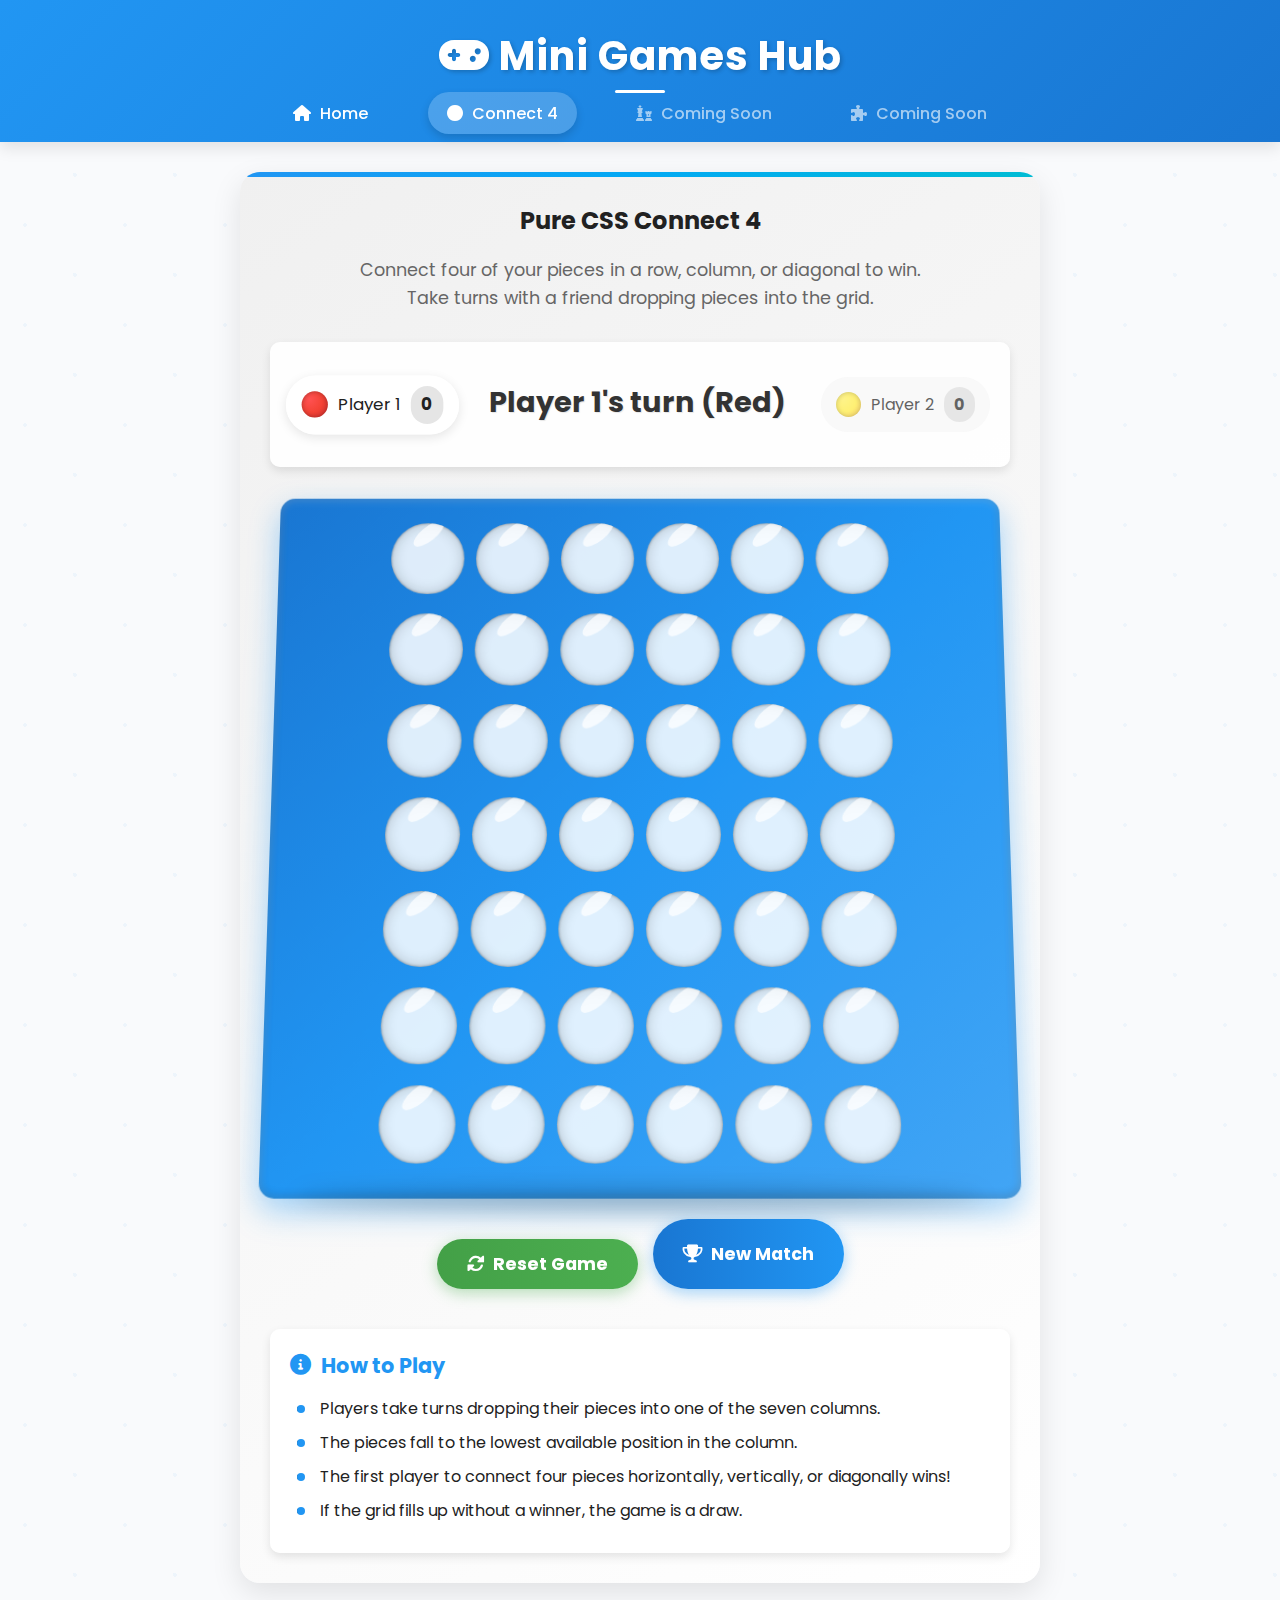
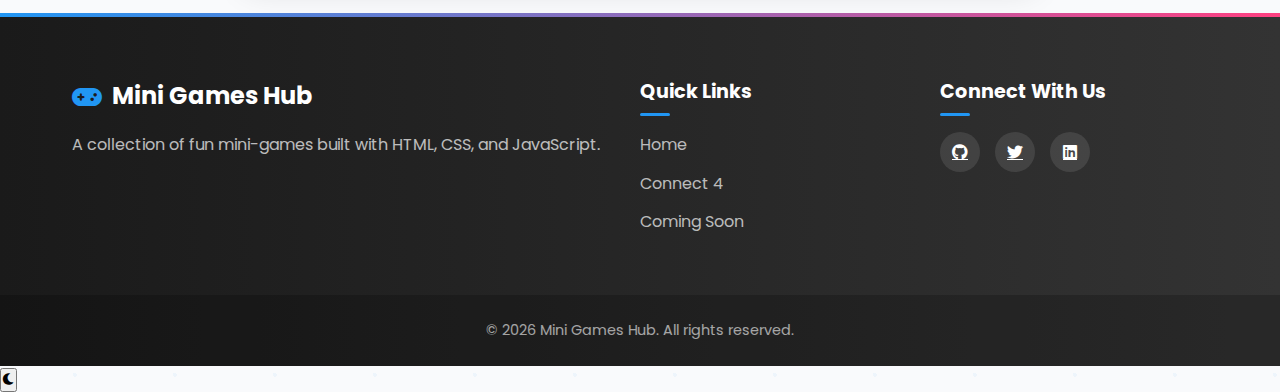
<file: games/connect4.html>
<!DOCTYPE html>
<html lang="en">
<head>
    <meta charset="UTF-8">
    <meta name="viewport" content="width=device-width, initial-scale=1.0">
    <title>Connect 4 | Mini Games Hub</title>
    <link rel="stylesheet" href="https://cdnjs.cloudflare.com/ajax/libs/font-awesome/6.0.0/css/all.min.css">
    <link rel="stylesheet" href="../styles/main.css">
    <link rel="stylesheet" href="../styles/connect4.css">
    <link rel="icon" type="image/png" href="../assets/favicon.png">
    <meta name="description" content="Play the classic Connect 4 game built with pure HTML, CSS and JavaScript">
</head>
<body>
    <div class="preloader">
        <div class="preloader-spinner"></div>
    </div>

    <header>
        <h1><i class="fas fa-gamepad"></i> Mini Games Hub</h1>
        <nav>
            <ul>
                <li><a href="../index.html"><i class="fas fa-home"></i> Home</a></li>
                <li><a href="connect4.html" class="active"><i class="fas fa-circle"></i> Connect 4</a></li>
                <!-- Add more game links as you create them -->
                <li><a href="#" class="disabled"><i class="fas fa-chess"></i> Coming Soon</a></li>
                <li><a href="#" class="disabled"><i class="fas fa-puzzle-piece"></i> Coming Soon</a></li>
            </ul>
        </nav>
    </header>

    <main>
        <div class="game-container">
            <h2>Pure CSS Connect 4</h2>
            <p class="game-description">Connect four of your pieces in a row, column, or diagonal to win. Take turns with a friend dropping pieces into the grid.</p>
            
            <div class="scoreboard">
                <div class="player player-1 active">
                    <div class="player-color"></div>
                    <span>Player 1</span>
                    <div class="score">0</div>
                </div>
                <div id="game-status">Player 1's turn (Red)</div>
                <div class="player player-2">
                    <div class="player-color"></div>
                    <span>Player 2</span>
                    <div class="score">0</div>
                </div>
            </div>
            
            <div class="connect4-board-container">
                <div class="connect4-board">
                    <!-- Game board will be generated by JavaScript -->
                </div>
            </div>

            <div class="game-controls">
                <button id="reset-game"><i class="fas fa-sync-alt"></i> Reset Game</button>
                <button id="new-match"><i class="fas fa-trophy"></i> New Match</button>
            </div>
            
            <div class="game-instructions">
                <h3><i class="fas fa-info-circle"></i> How to Play</h3>
                <ul>
                    <li>Players take turns dropping their pieces into one of the seven columns.</li>
                    <li>The pieces fall to the lowest available position in the column.</li>
                    <li>The first player to connect four pieces horizontally, vertically, or diagonally wins!</li>
                    <li>If the grid fills up without a winner, the game is a draw.</li>
                </ul>
            </div>
        </div>
    </main>

    <footer>
        <div class="footer-content">
            <div class="footer-logo">
                <h3><i class="fas fa-gamepad"></i> Mini Games Hub</h3>
                <p>A collection of fun mini-games built with HTML, CSS, and JavaScript.</p>
            </div>
            <div class="footer-links">
                <h4>Quick Links</h4>
                <ul>
                    <li><a href="../index.html">Home</a></li>
                    <li><a href="connect4.html">Connect 4</a></li>
                    <li><a href="#">Coming Soon</a></li>
                </ul>
            </div>
            <div class="footer-social">
                <h4>Connect With Us</h4>
                <div class="social-icons">
                    <a href="#" aria-label="GitHub"><i class="fab fa-github"></i></a>
                    <a href="#" aria-label="Twitter"><i class="fab fa-twitter"></i></a>
                    <a href="#" aria-label="LinkedIn"><i class="fab fa-linkedin"></i></a>
                </div>
            </div>
        </div>
        <div class="footer-bottom">
            <p>&copy; 2025 Mini Games Hub. All rights reserved.</p>
        </div>
    </footer>

    <button id="scroll-top" class="scroll-top" aria-label="Scroll to top">
        <i class="fas fa-chevron-up"></i>
    </button>

    <script src="../scripts/main.js"></script>
    <script src="../scripts/connect4.js"></script>
</body>
</html>
</file>
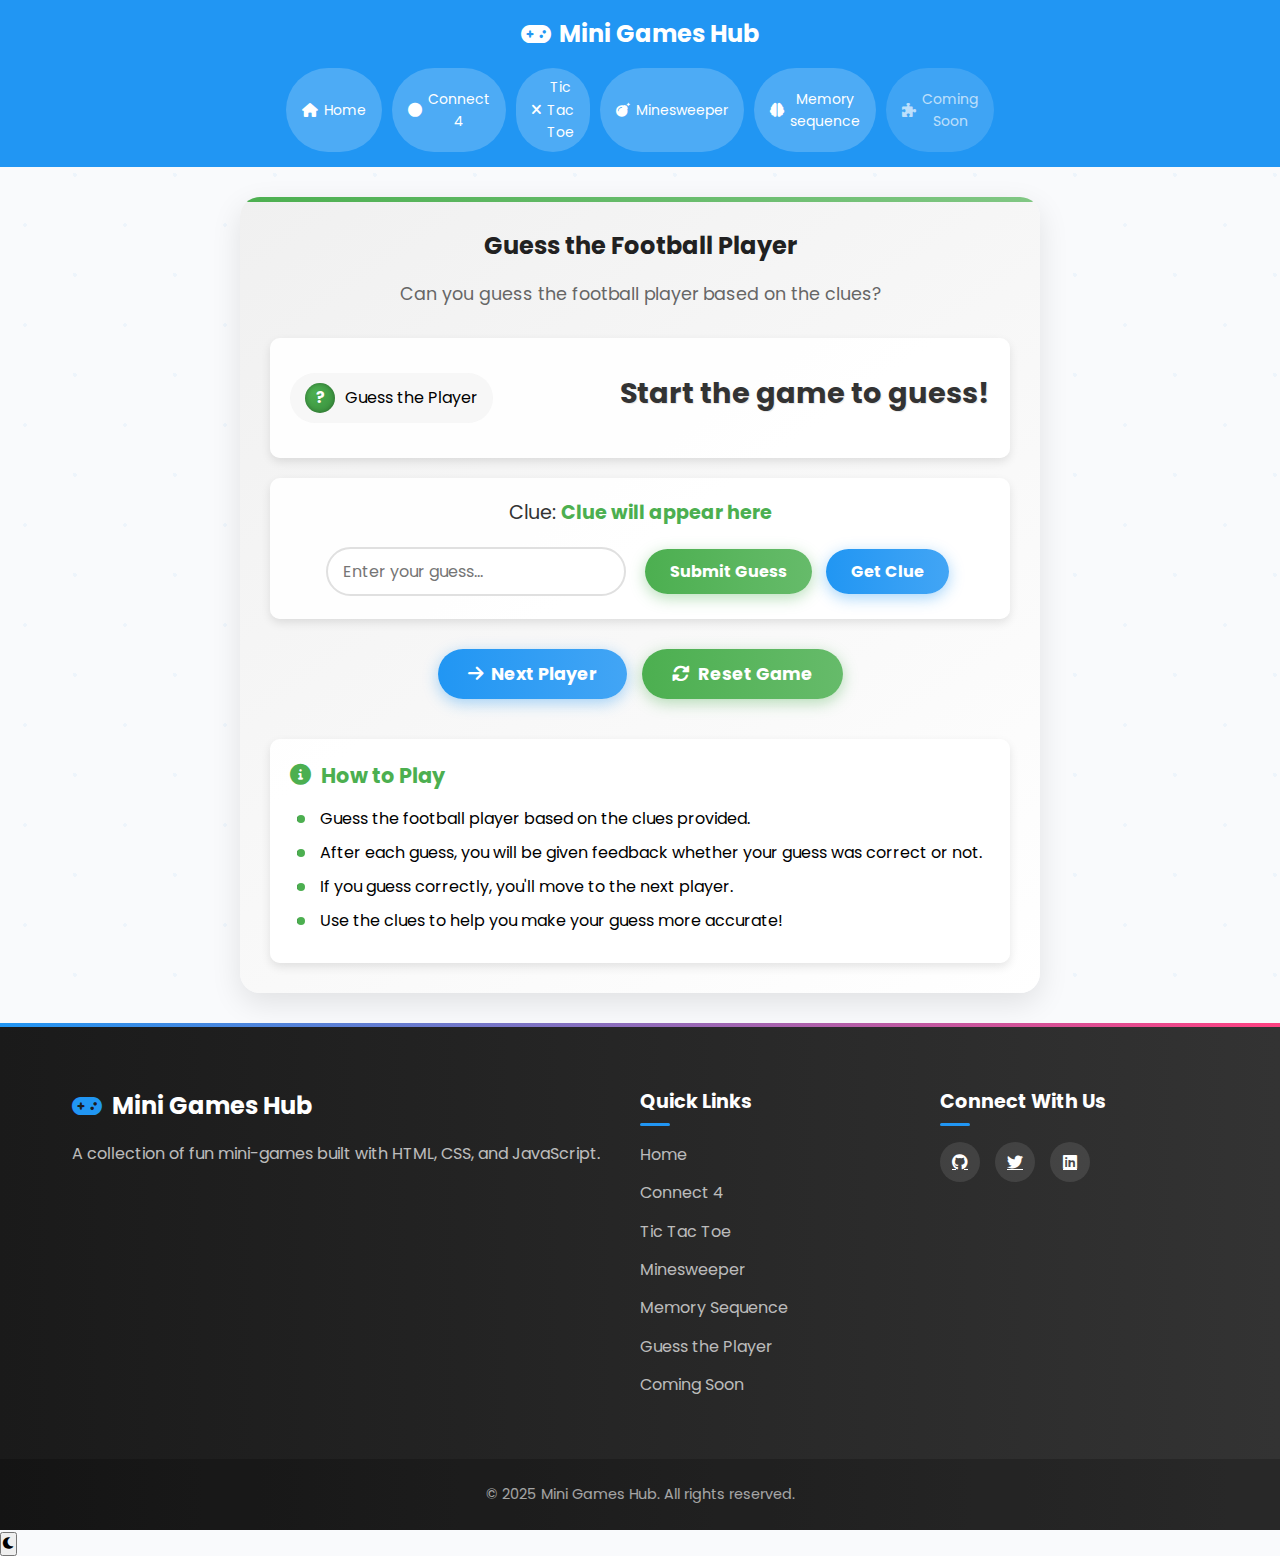
<file: games/guessthefootballplayer.html>
<!DOCTYPE html>
<html lang="en">
<head>
    <meta charset="UTF-8" />
    <meta name="viewport" content="width=device-width, initial-scale=1" />
    <title>Guess the Football Player | Mini Games Hub</title>
    <link
      rel="stylesheet"
      href="https://cdnjs.cloudflare.com/ajax/libs/font-awesome/6.0.0/css/all.min.css"
    />
    <link rel="stylesheet" href="../styles/main.css" />
    <link rel="stylesheet" href="../styles/nav.css" />
    <link rel="stylesheet" href="../styles/guessthefootballplayer.css" />
    <link rel="icon" type="image/png" href="../assets/favicon.png" />
    <script src="../scripts/includes.js"></script>
    <meta
      name="description"
      content="Guess the football player based on clues and hints provided."
    />
</head>
<body>
    <div class="preloader">
        <div class="preloader-spinner"></div>
    </div>

        <!-- NAVBAR -->
    <div id="navbar-container"></div>

    <main>
        <div class="game-container">
            <h2>Guess the Football Player</h2>
            <p class="game-description">Can you guess the football player based on the clues?</p>

            <div class="scoreboard">
                <div class="player player-guess">
                    <div class="player-icon">?</div>
                    <span>Guess the Player</span>
                </div>
                <div id="game-status">Start the game to guess!</div>
            </div>

            <div class="game-clues">
                <p>Clue: <span id="clue">Clue will appear here</span></p>
                <input type="text" id="guess-input" placeholder="Enter your guess..." />
                <button id="submit-guess">Submit Guess</button>
                <button id="get-clue">Get Clue</button>
            </div>

            <div class="game-controls">
                <button id="next-player"><i class="fas fa-arrow-right"></i> Next Player</button>
                <button id="reset-game"><i class="fas fa-sync-alt"></i> Reset Game</button>
            </div>

            <div class="game-instructions">
                <h3><i class="fas fa-info-circle"></i> How to Play</h3>
                <ul>
                    <li>Guess the football player based on the clues provided.</li>
                    <li>After each guess, you will be given feedback whether your guess was correct or not.</li>
                    <li>If you guess correctly, you'll move to the next player.</li>
                    <li>Use the clues to help you make your guess more accurate!</li>
                </ul>
            </div>
        </div>
    </main>

        <!-- FOOTER -->
    <div id="footer-container"></div>

    <button id="scroll-top" class="scroll-top" aria-label="Scroll to top">
        <i class="fas fa-chevron-up"></i>
    </button>

    <script src="../scripts/main.js"></script>
    <script src="../scripts/guessthefootballplayer.js"></script>
</body>
</html>
</file>
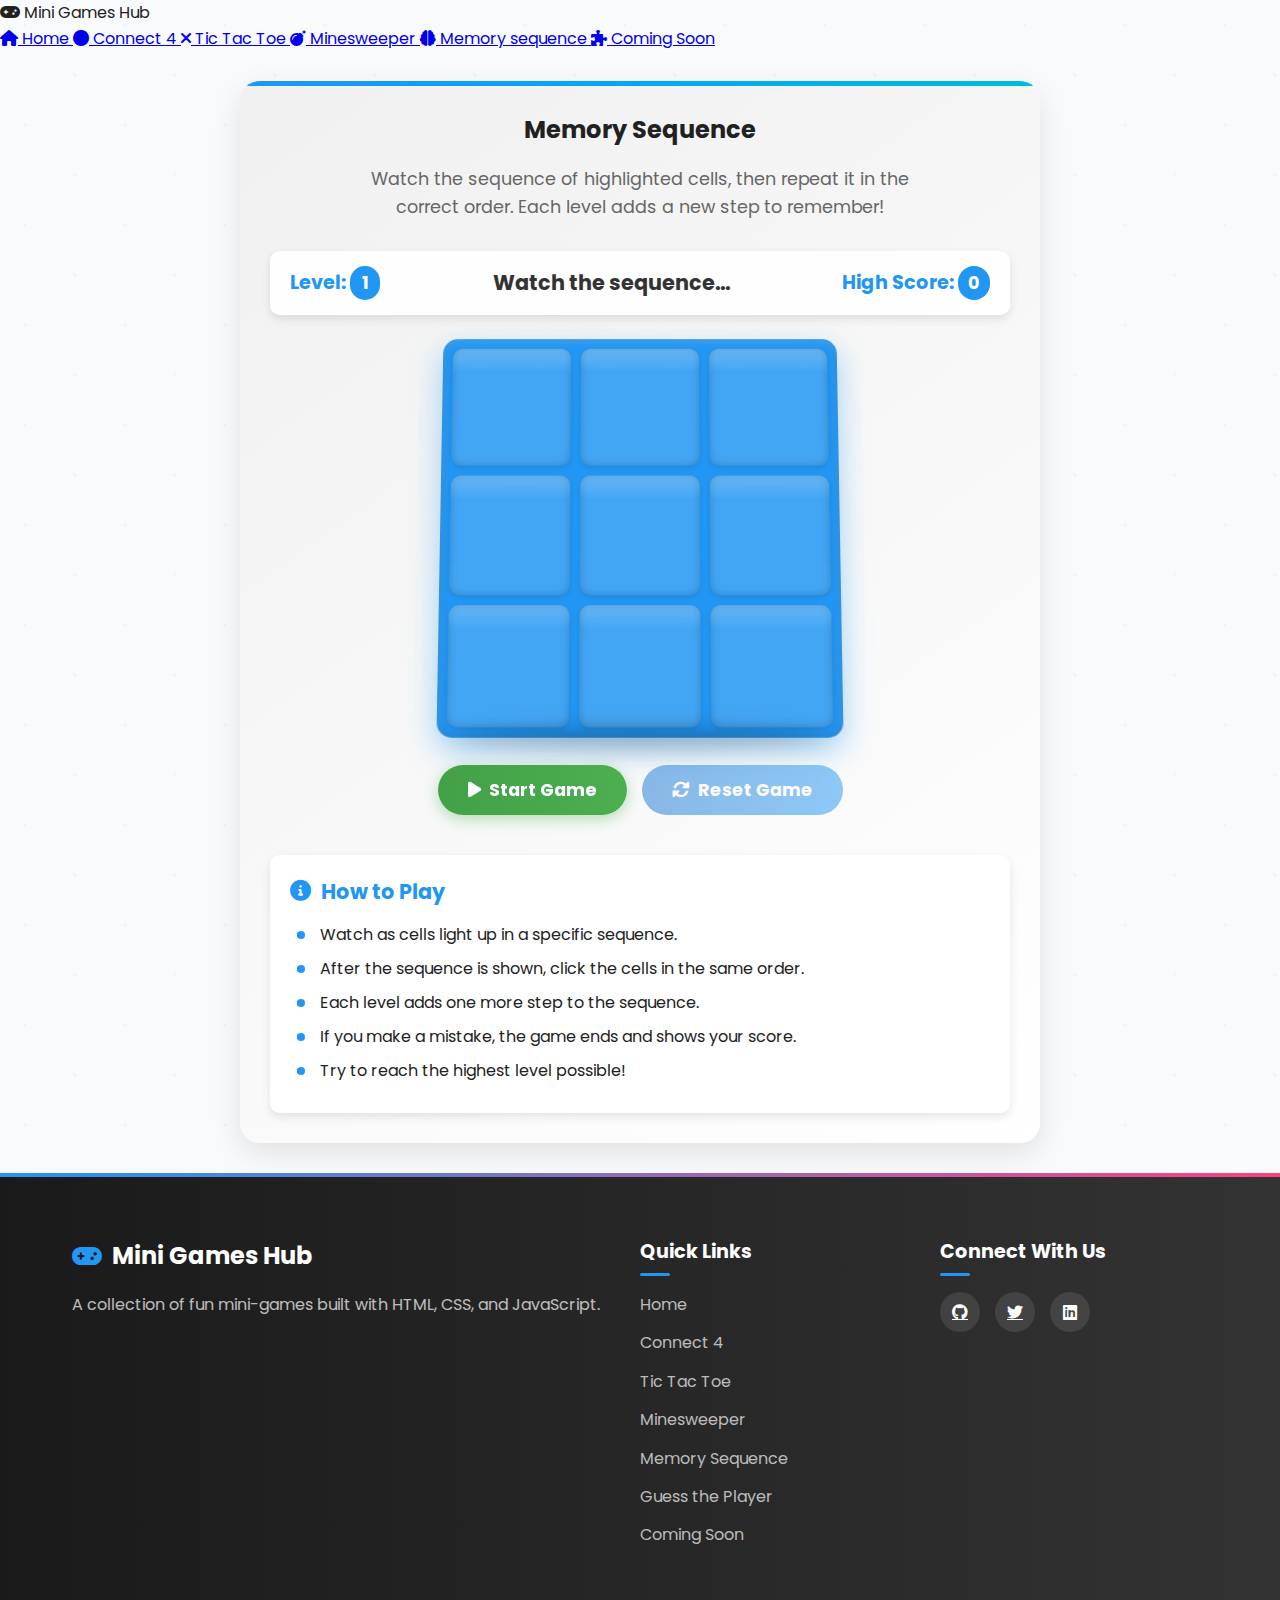
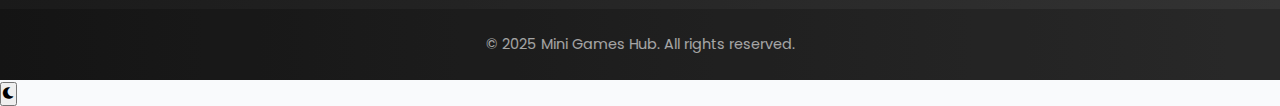
<file: games/memorysequence.html>
<!-- games/memorysequence -->
<!DOCTYPE html>
<html lang="en">
<head>
    <meta charset="UTF-8">
    <meta name="viewport" content="width=device-width, initial-scale=1.0">
    <title>Memory Sequence | Mini Games Hub</title>
    <link rel="stylesheet" href="https://cdnjs.cloudflare.com/ajax/libs/font-awesome/6.0.0/css/all.min.css">
    <link rel="stylesheet" href="../styles/main.css">
    <link rel="stylesheet" href="../styles/memorysequence.css">
    <link rel="icon" type="image/png" href="../assets/favicon.png">
    <meta name="description" content="Test your memory with this sequence memorization game built with HTML, CSS and JavaScript">
</head>
<body>
    <div class="preloader">
        <div class="preloader-spinner"></div>
    </div>

    <!-- NAVBAR -->
    <div id="navbar-container"></div>
    
    <main>
        <div class="game-container">
            <h2>Memory Sequence</h2>
            <p class="game-description">Watch the sequence of highlighted cells, then repeat it in the correct order. Each level adds a new step to remember!</p>
            
            <div class="game-status-container">
                <div class="level-display">Level: <span id="current-level">1</span></div>
                <div id="game-status">Watch the sequence...</div>
                <div class="score-display">High Score: <span id="high-score">0</span></div>
            </div>
            
            <div class="sequence-board-container">
                <div class="sequence-board">
                    <div class="cell" data-cell-index="0"></div>
                    <div class="cell" data-cell-index="1"></div>
                    <div class="cell" data-cell-index="2"></div>
                    <div class="cell" data-cell-index="3"></div>
                    <div class="cell" data-cell-index="4"></div>
                    <div class="cell" data-cell-index="5"></div>
                    <div class="cell" data-cell-index="6"></div>
                    <div class="cell" data-cell-index="7"></div>
                    <div class="cell" data-cell-index="8"></div>
                </div>
            </div>

            <div class="game-controls">
                <button id="start-game"><i class="fas fa-play"></i> Start Game</button>
                <button id="reset-game" disabled><i class="fas fa-sync-alt"></i> Reset Game</button>
            </div>
            
            <div class="game-instructions">
                <h3><i class="fas fa-info-circle"></i> How to Play</h3>
                <ul>
                    <li>Watch as cells light up in a specific sequence.</li>
                    <li>After the sequence is shown, click the cells in the same order.</li>
                    <li>Each level adds one more step to the sequence.</li>
                    <li>If you make a mistake, the game ends and shows your score.</li>
                    <li>Try to reach the highest level possible!</li>
                </ul>
            </div>
        </div>
    </main>

<!-- FOOTER -->
<div id="footer-container"></div>

    <button id="scroll-top" class="scroll-top" aria-label="Scroll to top">
        <i class="fas fa-chevron-up"></i>
    </button>

    <script src="../scripts/main.js"></script>
    <script src="../scripts/nav.js"></script>
    <script src="../scripts/memorysequence.js"></script>
    <script src="../scripts/includes.js"></script>
</body>
</html>
</file>
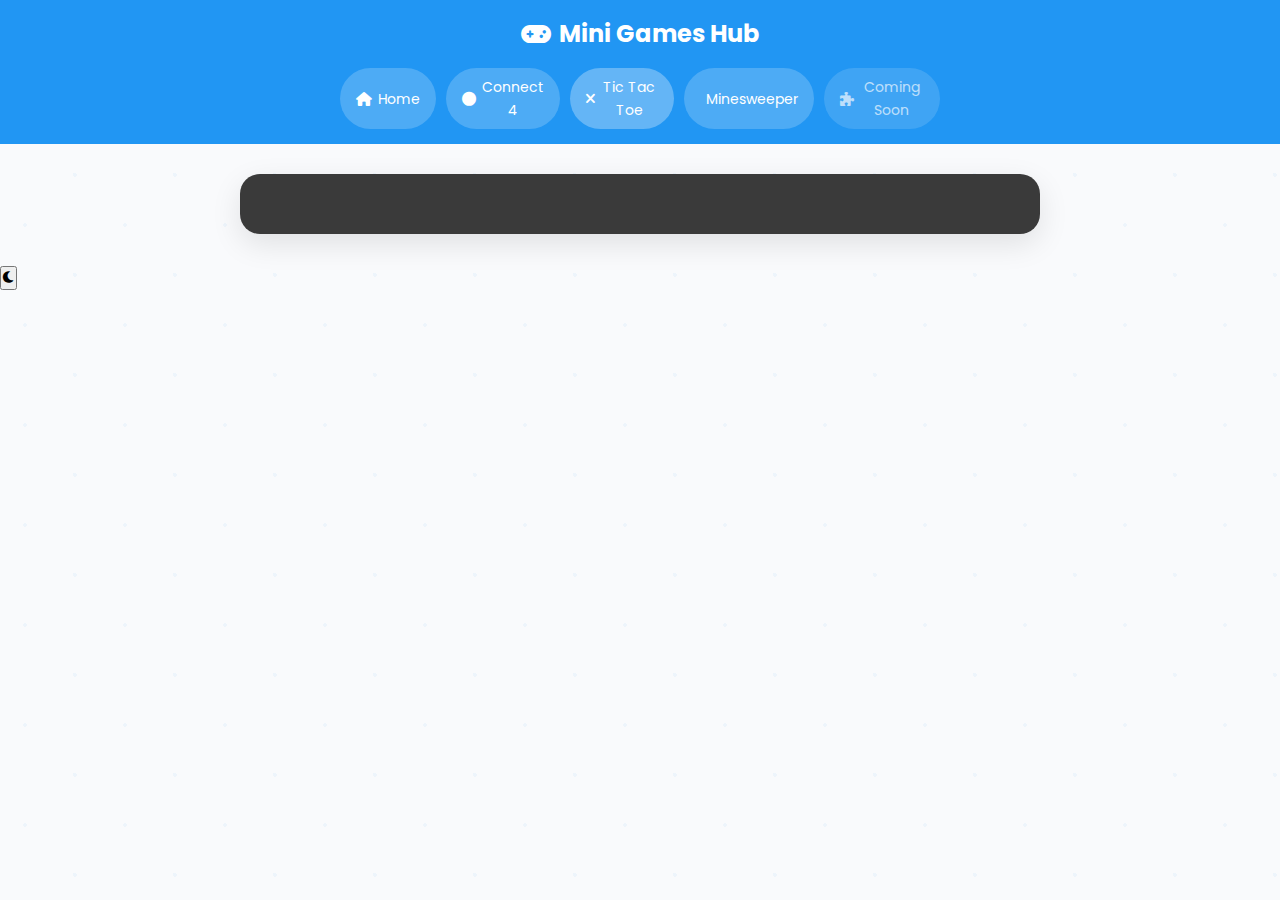
<file: games/minesweeper.html>
<!DOCTYPE html>
<html lang="en">
<head>
    <meta charset="UTF-8">
    <meta name="viewport" content="width=device-width, initial-scale=1.0">
    <title>Minesweeper | Mini Games Hub</title>
    <link rel="stylesheet" href="https://cdnjs.cloudflare.com/ajax/libs/font-awesome/6.0.0/css/all.min.css">
    <link rel="stylesheet" href="../styles/main.css">
    <link rel="stylesheet" href="../styles/nav.css">
    <link rel="stylesheet" href="../styles/minesweeper.css">
    <link rel="icon" type="image/png" href="../assets/favicon.png">
    <meta name="description" content="Play Minesweeper game built with HTML, CSS and JavaScript">
    <script src="../scripts/main.js"></script>
    <script src="../scripts/minesweeper.js"></script>
</head>
<body>
    <div class="preloader">
        <div class="preloader-spinner"></div>
    </div>

    <div class="game-nav">
        <div class="game-title">
            <i class="fas fa-gamepad"></i> Mini Games Hub
        </div>
        <div class="nav-buttons">
            <a href="../index.html" class="nav-btn">
                <i class="fas fa-home"></i> Home
            </a>
            <a href="connect4.html" class="nav-btn">
                <i class="fas fa-circle"></i> Connect 4
            </a>
            <a href="tictactoe.html" class="nav-btn active">
                <i class="fas fa-times"></i> Tic Tac Toe
            </a>
            <a href="#" class="nav-btn">
                <i class=""></i> Minesweeper

            <a href="#" class="nav-btn disabled">
                <i class="fas fa-puzzle-piece"></i> Coming Soon
            </a>
        </div>
    </div>

    <main>
        
        <div class="game-container">
            
</body>
</html>
</file>
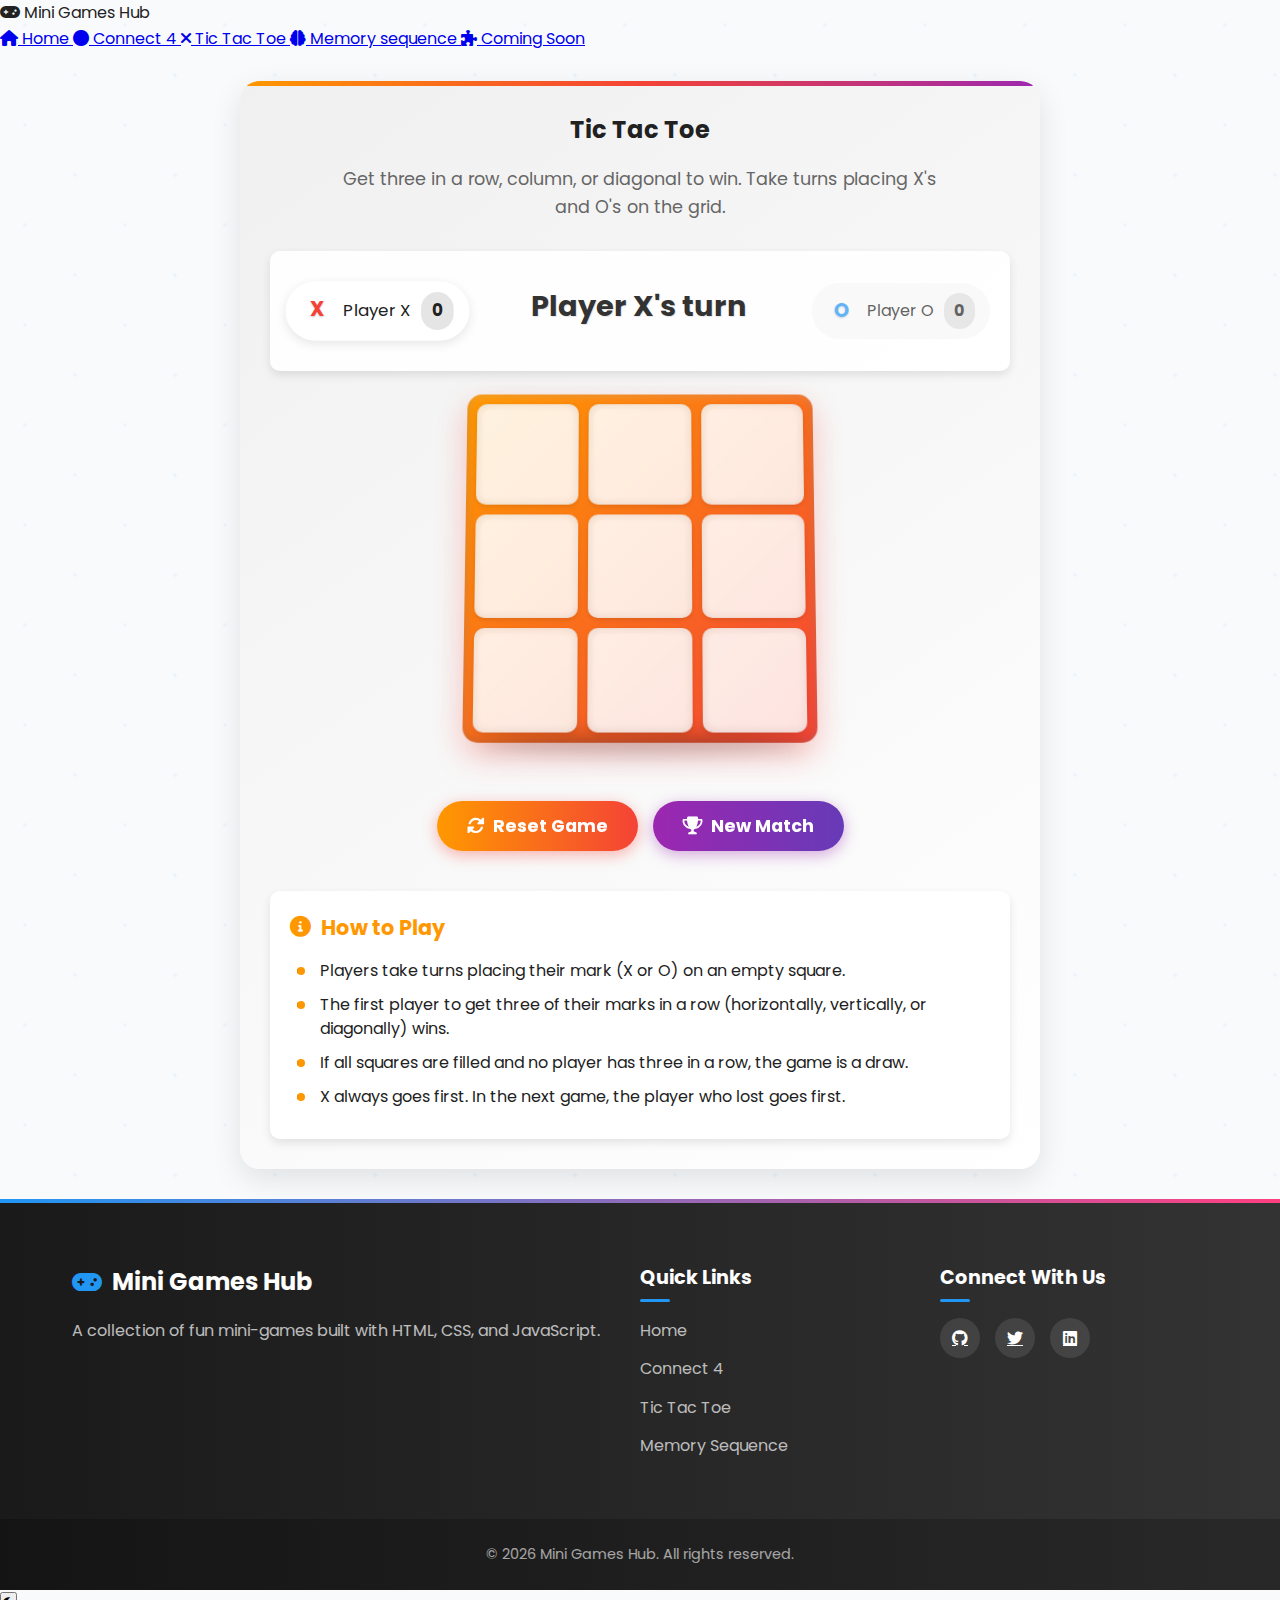
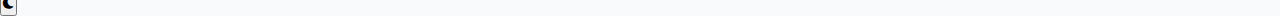
<file: games/tictactoe.html>
<!-- games/tictactoe.html -->
<!DOCTYPE html>
<html lang="en">
<head>
    <meta charset="UTF-8">
    <meta name="viewport" content="width=device-width, initial-scale=1.0">
    <title>Tic Tac Toe | Mini Games Hub</title>
    <link rel="stylesheet" href="https://cdnjs.cloudflare.com/ajax/libs/font-awesome/6.0.0/css/all.min.css">
    <link rel="stylesheet" href="../styles/main.css">
    <link rel="stylesheet" href="../styles/tictactoe.css">
    <link rel="icon" type="image/png" href="../assets/favicon.png">
    <meta name="description" content="Play the classic Tic Tac Toe game built with HTML, CSS and JavaScript">
</head>
<body>
    <div class="preloader">
        <div class="preloader-spinner"></div>
    </div>

    <!-- Blue Navigation Bar -->
    <div class="game-nav">
        <div class="game-title">
            <i class="fas fa-gamepad"></i> Mini Games Hub
        </div>
        <div class="nav-buttons">
            <a href="../index.html" id="home-btn" class="nav-btn">
                <i class="fas fa-home"></i> Home
            </a>
            <a href="../games/connect4.html" id="connect4-btn" class="nav-btn">
                <i class="fas fa-circle"></i> Connect 4
            </a>
            <a href="../games/tictactoe.html" id="tictactoe-btn" class="nav-btn active">
                <i class="fas fa-times"></i> Tic Tac Toe
            </a>
            <a href="../games/memorysequence.html" id="memory-btn" class="nav-btn">
                <i class="fas fa-brain"></i> Memory sequence
            </a>
            <a href="#" id="coming-soon-btn" class="nav-btn disabled">
                <i class="fas fa-puzzle-piece"></i> Coming Soon
            </a>
        </div>
    </div>

    <main>
        <div class="game-container">
            <h2>Tic Tac Toe</h2>
            <p class="game-description">Get three in a row, column, or diagonal to win. Take turns placing X's and O's on the grid.</p>
            
            <div class="scoreboard">
                <div class="player player-x active">
                    <div class="player-icon">X</div>
                    <span>Player X</span>
                    <div class="score">0</div>
                </div>
                <div id="game-status">Player X's turn</div>
                <div class="player player-o">
                    <div class="player-icon">O</div>
                    <span>Player O</span>
                    <div class="score">0</div>
                </div>
            </div>
            
            <div class="tictactoe-board-container">
                <div class="tictactoe-board">
                    <!-- Game board will be generated by JavaScript -->
                </div>
            </div>

            <div class="game-controls">
                <button id="reset-game"><i class="fas fa-sync-alt"></i> Reset Game</button>
                <button id="new-match"><i class="fas fa-trophy"></i> New Match</button>
            </div>
            
            <div class="game-instructions">
                <h3><i class="fas fa-info-circle"></i> How to Play</h3>
                <ul>
                    <li>Players take turns placing their mark (X or O) on an empty square.</li>
                    <li>The first player to get three of their marks in a row (horizontally, vertically, or diagonally) wins.</li>
                    <li>If all squares are filled and no player has three in a row, the game is a draw.</li>
                    <li>X always goes first. In the next game, the player who lost goes first.</li>
                </ul>
            </div>
        </div>
    </main>

    <footer>
        <div class="footer-content">
            <div class="footer-logo">
                <h3><i class="fas fa-gamepad"></i> Mini Games Hub</h3>
                <p>A collection of fun mini-games built with HTML, CSS, and JavaScript.</p>
            </div>
            <div class="footer-links">
                <h4>Quick Links</h4>
                <ul>
                    <li><a href="../index.html">Home</a></li>
                    <li><a href="connect4.html">Connect 4</a></li>
                    <li><a href="tictactoe.html">Tic Tac Toe</a></li>
                    <li><a href="memorysequence.html">Memory Sequence</a></li>
                </ul>
            </div>
            <div class="footer-social">
                <h4>Connect With Us</h4>
                <div class="social-icons">
                    <a href="#" aria-label="GitHub"><i class="fab fa-github"></i></a>
                    <a href="#" aria-label="Twitter"><i class="fab fa-twitter"></i></a>
                    <a href="#" aria-label="LinkedIn"><i class="fab fa-linkedin"></i></a>
                </div>
            </div>
        </div>
        <div class="footer-bottom">
            <p>&copy; 2025 Mini Games Hub. All rights reserved.</p>
        </div>
    </footer>

    <button id="scroll-top" class="scroll-top" aria-label="Scroll to top">
        <i class="fas fa-chevron-up"></i>
    </button>

    <script src="../scripts/main.js"></script>
    <script src="../scripts/nav.js"></script>
    <script src="../scripts/tictactoe.js"></script>
</body>
</html>
</file>
<file: styles/main.css>
/* Main Website Styles */
@import url('https://fonts.googleapis.com/css2?family=Poppins:wght@300;400;500;600;700&display=swap');

:root {
    --primary: #2196F3;
    --primary-dark: #1976D2;
    --primary-light: #BBDEFB;
    --accent: #FF4081;
    --text-primary: #212121;
    --text-secondary: #757575;
    --background: #f9fafc;
    --card-bg: #ffffff;
    --border-radius: 12px;
    --transition-fast: 0.3s ease;
    --transition-slow: 0.5s ease;
    --shadow-sm: 0 4px 6px rgba(0, 0, 0, 0.05);
    --shadow-md: 0 6px 15px rgba(0, 0, 0, 0.1);
    --shadow-lg: 0 15px 30px rgba(0, 0, 0, 0.15);
}

* {
    margin: 0;
    padding: 0;
    box-sizing: border-box;
    font-family: 'Poppins', sans-serif;
}

html {
    scroll-behavior: smooth;
}

body {
    background-color: var(--background);
    background-image: 
        radial-gradient(circle at 25px 25px, rgba(33, 150, 243, 0.05) 2%, transparent 0%),
        radial-gradient(circle at 75px 75px, rgba(33, 150, 243, 0.05) 2%, transparent 0%);
    background-size: 100px 100px;
    line-height: 1.6;
    color: var(--text-primary);
    overflow-x: hidden;
}

/* Header Styles */
header {
    background: linear-gradient(135deg, var(--primary), var(--primary-dark));
    color: white;
    padding: 1.5rem 0 1rem;
    text-align: center;
    box-shadow: var(--shadow-md);
    position: sticky;
    top: 0;
    z-index: 1000;
    transition: all var(--transition-fast);
}

.scrolled-header {
    padding: 0.8rem 0;
    background: rgba(33, 150, 243, 0.95);
    backdrop-filter: blur(10px);
}

header h1 {
    margin-bottom: 0.8rem;
    font-weight: 700;
    letter-spacing: 1px;
    text-shadow: 2px 2px 4px rgba(0, 0, 0, 0.2);
    font-size: 2.5rem;
    position: relative;
    display: inline-block;
}

header h1::after {
    content: '';
    position: absolute;
    bottom: -5px;
    left: 50%;
    transform: translateX(-50%);
    width: 50px;
    height: 3px;
    background-color: white;
    border-radius: 10px;
}

nav {
    max-width: 1200px;
    margin: 0 auto;
}

nav ul {
    list-style: none;
    display: flex;
    justify-content: center;
    gap: 2.5rem;
    padding: 0 20px;
}

nav a {
    color: white;
    text-decoration: none;
    font-weight: 500;
    padding: 0.6rem 1.2rem;
    border-radius: 50px;
    transition: all var(--transition-fast);
    position: relative;
    overflow: hidden;
    z-index: 1;
}

nav a::before {
    content: '';
    position: absolute;
    top: 0;
    left: 0;
    width: 100%;
    height: 100%;
    background-color: rgba(255, 255, 255, 0.15);
    transform: scaleX(0);
    transform-origin: right;
    transition: transform var(--transition-fast);
    z-index: -1;
    border-radius: 50px;
}

nav a:hover::before {
    transform: scaleX(1);
    transform-origin: left;
}

nav a.active {
    background-color: rgba(255, 255, 255, 0.2);
    box-shadow: 0 4px 8px rgba(0, 0, 0, 0.15);
}

nav a.disabled {
    opacity: 0.6;
    cursor: not-allowed;
}

nav a i {
    margin-right: 5px;
}

/* Hero Section */
.hero {
    display: flex;
    align-items: center;
    justify-content: space-between;
    padding: 2rem 0;
    max-width: 1200px;
    margin: 0 auto 4rem;
    flex-wrap: wrap;
}

.hero-content {
    flex: 1;
    min-width: 300px;
    padding: 2rem;
}

.hero-content h2 {
    font-size: 3rem;
    margin-bottom: 1.5rem;
    color: var(--primary-dark);
    line-height: 1.2;
}

.hero-content p {
    font-size: 1.1rem;
    margin-bottom: 2rem;
    color: var(--text-secondary);
}

.cta-button {
    display: inline-block;
    background: linear-gradient(to right, var(--primary), var(--primary-dark));
    color: white;
    padding: 1rem 2rem;
    border-radius: 50px;
    text-decoration: none;
    font-weight: 600;
    font-size: 1.1rem;
    box-shadow: 0 4px 15px rgba(33, 150, 243, 0.4);
    transition: all var(--transition-fast);
}

.cta-button:hover {
    transform: translateY(-3px);
    box-shadow: 0 8px 25px rgba(33, 150, 243, 0.5);
}

.cta-button i {
    margin-left: 8px;
    transition: transform 0.3s ease;
}

.cta-button:hover i {
    transform: translateX(4px);
}

.hero-image {
    flex: 1;
    min-width: 300px;
    text-align: center;
}

.hero-image img {
    max-width: 100%;
    height: auto;
    border-radius: var(--border-radius);
    box-shadow: var(--shadow-lg);
    transform: perspective(800px) rotateY(-5deg);
    transition: transform var(--transition-slow);
}

.hero-image img:hover {
    transform: perspective(800px) rotateY(0deg);
}

/* Features Section */
.features {
    display: flex;
    justify-content: center;
    flex-wrap: wrap;
    gap: 2rem;
    margin: 0 auto 5rem;
    max-width: 1200px;
}

.feature-card {
    background-color: var(--card-bg);
    border-radius: var(--border-radius);
    padding: 2rem;
    flex: 1;
    min-width: 250px;
    max-width: 350px;
    text-align: center;
    box-shadow: var(--shadow-md);
    transition: all var(--transition-fast);
    position: relative;
    overflow: hidden;
}

.feature-card:hover {
    transform: translateY(-5px);
    box-shadow: var(--shadow-lg);
}

.feature-card::before {
    content: '';
    position: absolute;
    top: 0;
    left: 0;
    width: 100%;
    height: 5px;
    background: linear-gradient(to right, var(--primary), var(--accent));
}

.feature-icon {
    width: 80px;
    height: 80px;
    border-radius: 50%;
    background: linear-gradient(135deg, var(--primary-light), var(--primary));
    display: flex;
    justify-content: center;
    align-items: center;
    margin: 0 auto 1.5rem;
    box-shadow: 0 5px 15px rgba(33, 150, 243, 0.3);
}

.feature-icon i {
    font-size: 2rem;
    color: white;
}

.feature-card h3 {
    margin-bottom: 1rem;
    color: var(--primary-dark);
    font-size: 1.5rem;
}

.feature-card p {
    color: var(--text-secondary);
}

/* Games Section */
.games-section {
    padding: 3rem 0;
    background-color: rgba(240, 240, 240, 0.5);
    position: relative;
}

.games-section::before {
    content: '';
    position: absolute;
    top: 0;
    left: 0;
    width: 100%;
    height: 100%;
    background-image: 
        radial-gradient(circle at 25px 25px, rgba(33, 150, 243, 0.05) 2%, transparent 0%),
        radial-gradient(circle at 75px 75px, rgba(33, 150, 243, 0.05) 2%, transparent 0%);
    background-size: 100px 100px;
    z-index: -1;
}

.section-title {
    font-size: 2.5rem;
    text-align: center;
    margin-bottom: 1rem;
    color: var(--primary-dark);
    position: relative;
    display: inline-block;
    left: 50%;
    transform: translateX(-50%);
}

.section-title::after {
    content: '';
    position: absolute;
    bottom: -10px;
    left: 50%;
    transform: translateX(-50%);
    width: 80px;
    height: 4px;
    background: linear-gradient(to right, var(--primary), var(--accent));
    border-radius: 10px;
}

.section-description {
    text-align: center;
    color: var(--text-secondary);
    max-width: 700px;
    margin: 0 auto 3rem;
    font-size: 1.1rem;
}

.games-grid {
    display: grid;
    grid-template-columns: repeat(auto-fill, minmax(320px, 1fr));
    gap: 2.5rem;
    margin: 2rem auto;
    max-width: 1200px;
    padding: 0 2rem;
}

.game-card {
    background-color: var(--card-bg);
    border-radius: var(--border-radius);
    overflow: hidden;
    box-shadow: var(--shadow-md);
    transition: all var(--transition-slow);
    position: relative;
}

.game-card:hover {
    transform: translateY(-10px) scale(1.02);
    box-shadow: var(--shadow-lg);
}

.game-card-badge {
    position: absolute;
    top: 20px;
    right: 20px;
    background: var(--accent);
    color: white;
    font-size: 0.8rem;
    font-weight: 600;
    padding: 5px 12px;
    border-radius: 20px;
    z-index: 2;
    box-shadow: 0 3px 8px rgba(255, 64, 129, 0.4);
}

.game-card-image {
    position: relative;
    overflow: hidden;
    height: 220px;
}

.game-card-image img {
    width: 100%;
    height: 100%;
    object-fit: cover;
    transition: transform 0.8s ease;
}

.game-card:hover .game-card-image img {
    transform: scale(1.08);
}

.game-card-content {
    padding: 2rem;
    position: relative;
}

.game-card-meta {
    display: flex;
    gap: 15px;
    margin-bottom: 1rem;
    color: var(--text-secondary);
    font-size: 0.9rem;
}

.game-card-meta span {
    display: flex;
    align-items: center;
}

.game-card-meta i {
    margin-right: 5px;
    color: var(--primary);
}

.game-card h3 {
    margin-bottom: 0.8rem;
    color: var(--primary);
    font-size: 1.5rem;
    font-weight: 600;
    position: relative;
    display: inline-block;
}

.game-card h3::after {
    content: '';
    position: absolute;
    bottom: -5px;
    left: 0;
    width: 40px;
    height: 3px;
    background-color: var(--primary);
    border-radius: 10px;
    transition: width 0.3s ease;
}

.game-card:hover h3::after {
    width: 100%;
}

.game-card p {
    color: var(--text-secondary);
    margin-bottom: 1.5rem;
    font-size: 1rem;
    line-height: 1.7;
}

.game-card-button {
    display: inline-flex;
    align-items: center;
    justify-content: center;
    background: linear-gradient(to right, var(--primary), var(--primary-dark));
    color: white;
    padding: 0.8rem 1.5rem;
    border-radius: 50px;
    text-decoration: none;
    font-weight: 500;
    transition: all var(--transition-fast);
    box-shadow: 0 4px 10px rgba(33, 150, 243, 0.4);
    position: relative;
    overflow: hidden;
}

.game-card-button i {
    margin-left: 8px;
    transition: transform 0.3s ease;
}

.game-card-button:hover i {
    transform: translateX(4px);
}

.game-card-button:hover {
    transform: translateY(-3px);
    box-shadow: 0 6px 15px rgba(33, 150, 243, 0.5);
}

.game-card-button.disabled {
    background: linear-gradient(to right, #9E9E9E, #757575);
    cursor: not-allowed;
    opacity: 0.7;
    box-shadow: 0 4px 10px rgba(0, 0, 0, 0.2);
}

.game-card-button.disabled:hover {
    transform: none;
    box-shadow: 0 4px 10px rgba(0, 0, 0, 0.2);
}

.game-card.coming-soon::before {
    content: 'Coming Soon';
    position: absolute;
    top: 20px;
    right: -35px;
    background: var(--accent);
    color: white;
    padding: 8px 40px;
    font-size: 0.8rem;
    transform: rotate(45deg);
    box-shadow: 0 2px 5px rgba(0, 0, 0, 0.2);
    z-index: 2;
}

/* Newsletter Section */
.newsletter {
    padding: 5rem 0;
    background: linear-gradient(135deg, var(--primary-light), var(--primary));
    text-align: center;
    color: white;
    position: relative;
    overflow: hidden;
}

.newsletter::before {
    content: '';
    position: absolute;
    top: 0;
    left: 0;
    width: 100%;
    height: 100%;
    background-image: 
        radial-gradient(circle at 25px 25px, rgba(255, 255, 255, 0.1) 2%, transparent 0%),
        radial-gradient(circle at 75px 75px, rgba(255, 255, 255, 0.1) 2%, transparent 0%);
    background-size: 100px 100px;
    opacity: 0.5;
}

.newsletter-content {
    max-width: 700px;
    margin: 0 auto;
    position: relative;
    z-index: 1;
}

.newsletter h2 {
    font-size: 2.5rem;
    margin-bottom: 1rem;
    text-shadow: 0 2px 4px rgba(0, 0, 0, 0.1);
}

.newsletter p {
    font-size: 1.1rem;
    margin-bottom: 2rem;
    opacity: 0.9;
}

.newsletter-form {
    display: flex;
    max-width: 500px;
    margin: 0 auto;
    box-shadow: 0 5px 20px rgba(0, 0, 0, 0.2);
    border-radius: 50px;
    overflow: hidden;
}

.newsletter-form input {
    flex: 1;
    border: none;
    padding: 1rem 1.5rem;
    font-size: 1rem;
    outline: none;
}

.newsletter-form button {
    background: var(--accent);
    color: white;
    border: none;
    padding: 1rem 1.5rem;
    font-weight: 600;
    cursor: pointer;
    transition: background-color 0.3s;
    display: flex;
    align-items: center;
}

.newsletter-form button:hover {
    background: #E91E63;
}

.newsletter-form button i {
    margin-left: 8px;
}

.success-message {
    display: flex;
    align-items: center;
    justify-content: center;
    background: rgba(255, 255, 255, 0.2);
    padding: 1rem;
    border-radius: 50px;
    font-weight: 600;
    color: white;
}

.success-message i {
    margin-right: 10px;
    color: #4CAF50;
    font-size: 1.2rem;
}

/* Footer Styles */
footer {
    background: linear-gradient(to right, #1a1a1a, #333);
    color: white;
    padding: 4rem 0 0;
    position: relative;
}

footer::before {
    content: '';
    position: absolute;
    top: 0;
    left: 0;
    width: 100%;
    height: 4px;
    background: linear-gradient(to right, var(--primary), var(--accent));
}

.footer-content {
    display: flex;
    flex-wrap: wrap;
    justify-content: space-between;
    max-width: 1200px;
    margin: 0 auto;
    padding: 0 2rem 3rem;
    gap: 2rem;
}

.footer-logo {
    flex: 2;
    min-width: 250px;
}

.footer-logo h3 {
    font-size: 1.5rem;
    margin-bottom: 1rem;
    display: flex;
    align-items: center;
}

.footer-logo h3 i {
    margin-right: 10px;
    color: var(--primary);
}

.footer-logo p {
    opacity: 0.7;
    line-height: 1.6;
}

.footer-links, .footer-social {
    flex: 1;
    min-width: 150px;
}

.footer-links h4, .footer-social h4 {
    font-size: 1.2rem;
    margin-bottom: 1.5rem;
    position: relative;
    display: inline-block;
}

.footer-links h4::after, .footer-social h4::after {
    content: '';
    position: absolute;
    bottom: -8px;
    left: 0;
    width: 30px;
    height: 3px;
    background-color: var(--primary);
    border-radius: 10px;
}

.footer-links ul {
    list-style: none;
}

.footer-links li {
    margin-bottom: 0.8rem;
}

.footer-links a {
    color: rgba(255, 255, 255, 0.7);
    text-decoration: none;
    transition: color 0.3s;
    display: inline-block;
    position: relative;
}

.footer-links a::before {
    content: '';
    position: absolute;
    bottom: -2px;
    left: 0;
    width: 0;
    height: 1px;
    background-color: var(--primary);
    transition: width 0.3s;
}

.footer-links a:hover {
    color: white;
}

.footer-links a:hover::before {
    width: 100%;
}

.social-icons {
    display: flex;
    gap: 15px;
}

.social-icons a {
    display: flex;
    align-items: center;
    justify-content: center;
    width: 40px;
    height: 40px;
    background-color: rgba(255, 255, 255, 0.1);
    border-radius: 50%;
    color: white;
    transition: all 0.3s;
}

.social-icons a:hover {
    background-color: var(--primary);
    transform: translateY(-3px);
}

.footer-bottom {
    background-color: rgba(0, 0, 0, 0.2);
    text-align: center;
    padding: 1.5rem 0;
}

.footer-bottom p {
    opacity: 0.6;
    font-size: 0.9rem;
}

/* Preloader Animation */
.preloader {
    position: fixed;
    top: 0;
    left: 0;
    width: 100%;
    height: 100%;
    background-color: var(--background);
    display: flex;
    justify-content: center;
    align-items: center;
    z-index: 9999;
    transition: opacity 0.5s;
}

.preloader-spinner {
    width: 50px;
    height: 50px;
    border: 5px solid var(--primary-light);
    border-top: 5px solid var(--primary);
    border-radius: 50%;
    animation: spin 1s linear infinite;
}

@keyframes spin {
    0% { transform: rotate(0deg); }
    100% { transform: rotate(360deg); }
}

/* Scroll to top button */
.scroll-top {
    position: fixed;
    bottom: 20px;
    right: 20px;
    width: 50px;
    height: 50px;
    border-radius: 50%;
    background-color: var(--primary);
    color: white;
    border: none;
    box-shadow: var(--shadow-md);
    cursor: pointer;
    z-index: 100;
    display: flex;
    align-items: center;
    justify-content: center;
    opacity: 0;
    visibility: hidden;
    transition: all var(--transition-fast);
    transform: translateY(20px);
}

.scroll-top.visible {
    opacity: 1;
    visibility: visible;
    transform: translateY(0);
}

.scroll-top:hover {
    background-color: var(--primary-dark);
    transform: translateY(-3px);
}

/* Animation Elements */
.animate-element {
    opacity: 0;
    transform: translateY(30px);
    transition: opacity 0.6s ease, transform 0.6s ease;
}

.animate-element.animate-in {
    opacity: 1;
    transform: translateY(0);
}

/* Dark mode styles */
body.dark-mode {
    --background: #121212;
    --card-bg: #1e1e1e;
    --text-primary: #f0f0f0;
    --text-secondary: #aaaaaa;
    --shadow-sm: 0 4px 6px rgba(0, 0, 0, 0.3);
    --shadow-md: 0 6px 15px rgba(0, 0, 0, 0.4);
    --shadow-lg: 0 15px 30px rgba(0, 0, 0, 0.5);
}

body.dark-mode .games-section {
    background-color: rgba(30, 30, 30, 0.5);
}

body.dark-mode .feature-card,
body.dark-mode .game-card {
    background-color: #252525;
}

body.dark-mode header.scrolled-header {
    background: rgba(25, 118, 210, 0.95);
}

/* Animations */
@keyframes float {
    0% { transform: translateY(0px); }
    50% { transform: translateY(-10px); }
    100% { transform: translateY(0px); }
}

/* Responsive Styles */
@media (max-width: 1024px) {
    .hero-content h2 {
        font-size: 2.5rem;
    }
    
    .feature-card {
        min-width: 220px;
    }
}

@media (max-width: 768px) {
    header h1 {
        font-size: 2rem;
    }
    
    nav ul {
        gap: 1rem;
        flex-wrap: wrap;
    }
    
    .hero {
        flex-direction: column;
    }
    
    .hero-content {
        order: 2;
        text-align: center;
    }
    
    .hero-image {
        order: 1;
        margin-bottom: 2rem;
    }
    
    .hero-content h2 {
        font-size: 2.2rem;
    }
    
    .section-title {
        font-size: 2rem;
    }
    
    .games-grid {
        grid-template-columns: repeat(auto-fill, minmax(280px, 1fr));
        gap: 1.5rem;
    }
    
    .footer-content {
        flex-direction: column;
        gap: 3rem;
    }
    
    .footer-logo, .footer-links, .footer-social {
        min-width: 100%;
    }
}

@media (max-width: 480px) {
    header {
        padding: 1rem 0;
    }
    
    nav a {
        padding: 0.5rem 0.8rem;
        font-size: 0.9rem;
    }
    
    .hero-content h2 {
        font-size: 1.8rem;
    }
    
    .cta-button {
        padding: 0.8rem 1.5rem;
        font-size: 1rem;
    }
    
    .feature-icon {
        width: 60px;
        height: 60px;
    }
    
    .feature-icon i {
        font-size: 1.5rem;
    }
    
    .feature-card h3 {
        font-size: 1.3rem;
    }
    
    .section-title {
        font-size: 1.8rem;
    }
    
    .game-card-content {
        padding: 1.5rem;
    }
    
    .game-card h3 {
        font-size: 1.3rem;
    }
    
    .newsletter h2 {
        font-size: 1.8rem;
    }
    
    .newsletter-form {
        flex-direction: column;
        border-radius: 10px;
    }
    
    .newsletter-form input {
        border-radius: 10px 10px 0 0;
        text-align: center;
    }
    
    .newsletter-form button {
        border-radius: 0 0 10px 10px;
        justify-content: center;
    }
}

/* Accessibility focus styles */
a:focus, button:focus {
    outline: 3px solid var(--accent);
    outline-offset: 2px;
}

input:focus {
    outline: 3px solid var(--primary);
}
</file>
<file: styles/connect4.css>
/* Connect 4 Game Styles */
.game-container {
    max-width: 800px;
    margin: 30px auto;
    text-align: center;
    background: linear-gradient(145deg, #f0f0f0, #ffffff);
    border-radius: 20px;
    padding: 30px;
    box-shadow: 0 10px 30px rgba(0, 0, 0, 0.1);
    position: relative;
    overflow: hidden;
}

.game-container::before {
    content: '';
    position: absolute;
    top: 0;
    left: 0;
    right: 0;
    height: 5px;
    background: linear-gradient(90deg, #2196F3, #03A9F4, #00BCD4);
    z-index: 1;
}

.game-description {
    color: #666;
    margin: 15px auto 30px;
    max-width: 600px;
    font-size: 1.1rem;
    line-height: 1.6;
}

/* Scoreboard styles */
.scoreboard {
    display: flex;
    justify-content: space-between;
    align-items: center;
    margin-bottom: 20px;
    background: rgba(255, 255, 255, 0.9);
    border-radius: 10px;
    padding: 15px 20px;
    box-shadow: 0 4px 10px rgba(0, 0, 0, 0.1);
}

.player {
    display: flex;
    align-items: center;
    padding: 10px 15px;
    border-radius: 50px;
    transition: all 0.3s ease;
    opacity: 0.7;
    background: rgba(240, 240, 240, 0.5);
}

.player.active {
    opacity: 1;
    transform: scale(1.05);
    box-shadow: 0 3px 10px rgba(0, 0, 0, 0.1);
    background: rgba(255, 255, 255, 0.9);
}

.player-color {
    width: 25px;
    height: 25px;
    border-radius: 50%;
    margin-right: 10px;
}

.player-1 .player-color {
    background: radial-gradient(circle at 30% 30%, #ff5252, #f44336, #d32f2f);
    box-shadow: inset 0 0 5px rgba(0, 0, 0, 0.3);
}

.player-2 .player-color {
    background: radial-gradient(circle at 30% 30%, #ffee58, #ffeb3b, #fbc02d);
    box-shadow: inset 0 0 5px rgba(0, 0, 0, 0.3);
}

.score {
    font-weight: bold;
    margin-left: 10px;
    background: rgba(0, 0, 0, 0.1);
    padding: 5px 10px;
    border-radius: 50px;
    min-width: 30px;
    text-align: center;
}

#game-status {
    margin: 15px 0 25px;
    font-size: 1.8rem;
    font-weight: bold;
    height: 50px;
    text-shadow: 1px 1px 1px rgba(0, 0, 0, 0.1);
    color: #333;
    transition: all 0.3s ease;
    display: flex;
    justify-content: center;
    align-items: center;
}

#game-status.win-message {
    color: #D32F2F;
    transform: scale(1.1);
    animation: celebrate 1s ease-in-out;
}

@keyframes celebrate {
    0%, 100% { transform: scale(1); }
    50% { transform: scale(1.15); }
}

.connect4-board-container {
    position: relative;
    margin: 0 auto;
    display: inline-block;
    perspective: 1000px;
}

.connect4-board {
    background: linear-gradient(135deg, #1976D2, #2196F3, #42A5F5);
    border-radius: 15px;
    padding: 20px;
    display: inline-block;
    margin: 0 auto;
    box-shadow: 
        0 12px 30px rgba(33, 150, 243, 0.4),
        inset 0 2px 10px rgba(255, 255, 255, 0.2),
        inset 0 -2px 10px rgba(0, 0, 0, 0.2);
    position: relative;
    z-index: 1;
    perspective: 1000px;
    transform-style: preserve-3d;
    transform: rotateX(5deg);
    transition: transform 0.5s ease;
}

.connect4-board:hover {
    transform: rotateX(0deg);
}

.connect4-board::after {
    content: '';
    position: absolute;
    bottom: -10px;
    left: 5%;
    width: 90%;
    height: 20px;
    background-color: rgba(0, 0, 0, 0.2);
    filter: blur(10px);
    border-radius: 50%;
    z-index: -1;
}

.board-column {
    display: inline-block;
    vertical-align: top;
    transition: transform 0.2s ease;
}

.board-column:hover {
    transform: translateY(-5px);
}

.cell {
    width: 75px;
    height: 75px;
    margin: 6px;
    background-color: rgba(255, 255, 255, 0.85);
    border-radius: 50%;
    display: inline-block;
    cursor: pointer;
    position: relative;
    box-shadow: 
        inset 0 0 15px rgba(0, 0, 0, 0.2),
        inset 0 0 3px rgba(0, 0, 0, 0.4);
    transition: all 0.3s cubic-bezier(0.175, 0.885, 0.32, 1.275);
    overflow: hidden;
}

.cell::before {
    content: '';
    position: absolute;
    top: 5%;
    left: 25%;
    width: 50%;
    height: 20%;
    background-color: rgba(255, 255, 255, 0.7);
    border-radius: 50%;
    transform: rotate(-40deg);
    pointer-events: none;
}

.board-column:hover .cell:not(.red):not(.yellow) {
    background-color: rgba(255, 255, 255, 0.95);
    box-shadow: 
        inset 0 0 10px rgba(0, 0, 0, 0.1),
        0 0 10px rgba(255, 255, 255, 0.5);
}

.cell.red {
    background: radial-gradient(circle at 30% 30%, #ff5252, #f44336, #d32f2f);
    box-shadow: 
        inset 0 0 15px rgba(0, 0, 0, 0.3),
        0 0 8px rgba(244, 67, 54, 0.6);
    transform: scale(0.95);
    animation: dropPiece 0.5s cubic-bezier(0.175, 0.885, 0.32, 1.275);
}

.cell.yellow {
    background: radial-gradient(circle at 30% 30%, #ffee58, #ffeb3b, #fbc02d);
    box-shadow: 
        inset 0 0 15px rgba(0, 0, 0, 0.3),
        0 0 8px rgba(255, 235, 59, 0.6);
    transform: scale(0.95);
    animation: dropPiece 0.5s cubic-bezier(0.175, 0.885, 0.32, 1.275);
}

@keyframes dropPiece {
    0% {
        transform: translateY(-300px) scale(0.8);
        opacity: 0.5;
    }
    70% {
        transform: translateY(10px) scale(1);
    }
    85% {
        transform: translateY(-5px) scale(0.95);
    }
    100% {
        transform: translateY(0) scale(0.95);
    }
}

.cell.red::after, .cell.yellow::after {
    content: '';
    position: absolute;
    top: 15%;
    left: 15%;
    width: 40%;
    height: 20%;
    border-radius: 50%;
    background-color: rgba(255, 255, 255, 0.4);
    transform: rotate(-40deg);
}

.winning-cell {
    animation: win-pulse 1s infinite alternate;
    z-index: 2;
}

@keyframes win-pulse {
    from {
        transform: scale(0.9);
        box-shadow: 
            0 0 10px rgba(255, 255, 255, 0.8),
            0 0 20px rgba(255, 255, 255, 0.4),
            inset 0 0 8px rgba(255, 255, 255, 0.8);
    }
    to {
        transform: scale(1.05);
        box-shadow: 
            0 0 15px rgba(255, 255, 255, 0.9),
            0 0 30px rgba(255, 255, 255, 0.7),
            inset 0 0 12px rgba(255, 255, 255, 1);
    }
}

.game-controls {
    margin-top: 30px;
    display: flex;
    justify-content: center;
    gap: 15px;
}

#reset-game, #new-match {
    padding: 12px 30px;
    font-size: 1.1rem;
    font-weight: bold;
    border: none;
    border-radius: 50px;
    cursor: pointer;
    transition: all 0.3s;
    position: relative;
    overflow: hidden;
    display: flex;
    align-items: center;
    justify-content: center;
}

#reset-game {
    background: linear-gradient(to right, #43a047, #4CAF50);
    color: white;
    box-shadow: 0 4px 15px rgba(76, 175, 80, 0.4);
}

#new-match {
    background: linear-gradient(to right, #1976D2, #2196F3);
    color: white;
    box-shadow: 0 4px 15px rgba(33, 150, 243, 0.4);
}

#reset-game:hover, #new-match:hover {
    transform: translateY(-2px);
}

#reset-game:hover {
    background: linear-gradient(to right, #388E3C, #43a047);
    box-shadow: 0 6px 20px rgba(76, 175, 80, 0.6);
}

#new-match:hover {
    background: linear-gradient(to right, #1565C0, #1976D2);
    box-shadow: 0 6px 20px rgba(33, 150, 243, 0.6);
}

#reset-game:active, #new-match:active {
    transform: translateY(1px);
}

#reset-game:active {
    box-shadow: 0 2px 10px rgba(76, 175, 80, 0.3);
}

#new-match:active {
    box-shadow: 0 2px 10px rgba(33, 150, 243, 0.3);
}

#reset-game i, #new-match i {
    margin-right: 8px;
}

#reset-game::after, #new-match::after {
    content: '';
    position: absolute;
    top: -50%;
    left: -50%;
    width: 200%;
    height: 200%;
    background: rgba(255, 255, 255, 0.1);
    transform: rotate(45deg);
    transition: all 0.3s;
    opacity: 0;
}

#reset-game:hover::after, #new-match:hover::after {
    opacity: 1;
    transform: rotate(45deg) translate(10%, 10%);
}

/* Confetti animation */
.confetti {
    position: absolute;
    top: -20px;
    border-radius: 2px;
    transform: rotate(3deg);
    opacity: 0.8;
    animation: confetti-fall linear forwards;
    z-index: 10;
}

@keyframes confetti-fall {
    0% {
        transform: translateY(0) rotate(0deg);
        opacity: 1;
    }
    100% {
        transform: translateY(600px) rotate(360deg);
        opacity: 0;
    }
}

/* Column hover indicator */
.column-indicator {
    position: absolute;
    top: -15px;
    width: 75px;
    height: 15px;
    border-radius: 5px 5px 0 0;
    opacity: 0;
    transition: left 0.2s ease, opacity 0.2s ease, background-color 0.3s ease;
}

.connect4-board:hover .column-indicator {
    opacity: 0.7;
}

/* Game instructions section */
.game-instructions {
    margin-top: 40px;
    background: rgba(255, 255, 255, 0.9);
    border-radius: 10px;
    padding: 20px;
    text-align: left;
    box-shadow: 0 4px 10px rgba(0, 0, 0, 0.1);
}

.game-instructions h3 {
    margin-bottom: 15px;
    color: #2196F3;
    display: flex;
    align-items: center;
    font-size: 1.3rem;
}

.game-instructions h3 i {
    margin-right: 10px;
    color: #2196F3;
}

.game-instructions ul {
    padding-left: 25px;
}

.game-instructions li {
    margin-bottom: 10px;
    line-height: 1.5;
    position: relative;
    padding-left: 5px;
}

.game-instructions li::before {
    content: '';
    position: absolute;
    left: -18px;
    top: 8px;
    width: 8px;
    height: 8px;
    background-color: #2196F3;
    border-radius: 50%;
}

/* Responsive adjustments */
@media (max-width: 768px) {
    .cell {
        width: 60px;
        height: 60px;
        margin: 4px;
    }
    
    .game-container {
        padding: 20px 10px;
    }
    
    #game-status {
        font-size: 1.5rem;
    }
    
    .scoreboard {
        flex-direction: column;
        gap: 15px;
    }
    
    .game-controls {
        flex-direction: column;
        align-items: center;
    }
    
    .column-indicator {
        width: 60px;
    }
}

@media (max-width: 480px) {
    .cell {
        width: 45px;
        height: 45px;
        margin: 3px;
    }
    
    .column-indicator {
        width: 45px;
    }
    
    .player {
        padding: 8px 12px;
        font-size: 0.9rem;
    }
    
    .player-color {
        width: 20px;
        height: 20px;
    }
    
    .score {
        padding: 3px 8px;
        min-width: 25px;
    }
    
    #game-status {
        font-size: 1.2rem;
        height: 40px;
    }
}/* Connect 4 Game Styles */
.game-container {
    max-width: 800px;
    margin: 30px auto;
    text-align: center;
    background: linear-gradient(145deg, #f0f0f0, #ffffff);
    border-radius: 20px;
    padding: 30px;
    box-shadow: 0 10px 30px rgba(0, 0, 0, 0.1);
    position: relative;
    overflow: hidden;
}

.game-container::before {
    content: '';
    position: absolute;
    top: 0;
    left: 0;
    right: 0;
    height: 5px;
    background: linear-gradient(90deg, #2196F3, #03A9F4, #00BCD4);
    z-index: 1;
}

#game-status {
    margin: 20px 0 25px;
    font-size: 1.8rem;
    font-weight: bold;
    height: 50px;
    text-shadow: 1px 1px 1px rgba(0, 0, 0, 0.1);
    color: #333;
    transition: all 0.3s ease;
    display: flex;
    justify-content: center;
    align-items: center;
}

#game-status.win-message {
    color: #D32F2F;
    transform: scale(1.1);
    animation: celebrate 1s ease-in-out;
}

@keyframes celebrate {
    0%, 100% { transform: scale(1); }
    50% { transform: scale(1.15); }
}

.connect4-board {
    background: linear-gradient(135deg, #1976D2, #2196F3, #42A5F5);
    border-radius: 15px;
    padding: 20px;
    display: inline-block;
    margin: 0 auto;
    box-shadow: 
        0 12px 30px rgba(33, 150, 243, 0.4),
        inset 0 2px 10px rgba(255, 255, 255, 0.2),
        inset 0 -2px 10px rgba(0, 0, 0, 0.2);
    position: relative;
    z-index: 1;
    perspective: 1000px;
    transform-style: preserve-3d;
    transform: rotateX(5deg);
    transition: transform 0.5s ease;
}

.connect4-board:hover {
    transform: rotateX(0deg);
}

.connect4-board::after {
    content: '';
    position: absolute;
    bottom: -10px;
    left: 5%;
    width: 90%;
    height: 20px;
    background-color: rgba(0, 0, 0, 0.2);
    filter: blur(10px);
    border-radius: 50%;
    z-index: -1;
}

.board-column {
    display: inline-block;
    vertical-align: top;
    transition: transform 0.2s ease;
}

.board-column:hover {
    transform: translateY(-5px);
}

.cell {
    width: 75px;
    height: 75px;
    margin: 6px;
    background-color: rgba(255, 255, 255, 0.85);
    border-radius: 50%;
    display: inline-block;
    cursor: pointer;
    position: relative;
    box-shadow: 
        inset 0 0 15px rgba(0, 0, 0, 0.2),
        inset 0 0 3px rgba(0, 0, 0, 0.4);
    transition: all 0.3s cubic-bezier(0.175, 0.885, 0.32, 1.275);
    overflow: hidden;
}

.cell::before {
    content: '';
    position: absolute;
    top: 5%;
    left: 25%;
    width: 50%;
    height: 20%;
    background-color: rgba(255, 255, 255, 0.7);
    border-radius: 50%;
    transform: rotate(-40deg);
    pointer-events: none;
}

.board-column:hover .cell:not(.red):not(.yellow) {
    background-color: rgba(255, 255, 255, 0.95);
    box-shadow: 
        inset 0 0 10px rgba(0, 0, 0, 0.1),
        0 0 10px rgba(255, 255, 255, 0.5);
}

.cell.red {
    background: radial-gradient(circle at 30% 30%, #ff5252, #f44336, #d32f2f);
    box-shadow: 
        inset 0 0 15px rgba(0, 0, 0, 0.3),
        0 0 8px rgba(244, 67, 54, 0.6);
    transform: scale(0.95);
    animation: dropPiece 0.5s cubic-bezier(0.175, 0.885, 0.32, 1.275);
}

.cell.yellow {
    background: radial-gradient(circle at 30% 30%, #ffee58, #ffeb3b, #fbc02d);
    box-shadow: 
        inset 0 0 15px rgba(0, 0, 0, 0.3),
        0 0 8px rgba(255, 235, 59, 0.6);
    transform: scale(0.95);
    animation: dropPiece 0.5s cubic-bezier(0.175, 0.885, 0.32, 1.275);
}

@keyframes dropPiece {
    0% {
        transform: translateY(-300px) scale(0.8);
        opacity: 0.5;
    }
    70% {
        transform: translateY(10px) scale(1);
    }
    85% {
        transform: translateY(-5px) scale(0.95);
    }
    100% {
        transform: translateY(0) scale(0.95);
    }
}

.cell.red::after, .cell.yellow::after {
    content: '';
    position: absolute;
    top: 15%;
    left: 15%;
    width: 40%;
    height: 20%;
    border-radius: 50%;
    background-color: rgba(255, 255, 255, 0.4);
    transform: rotate(-40deg);
}

.winning-cell {
    animation: win-pulse 1s infinite alternate;
    z-index: 2;
}

@keyframes win-pulse {
    from {
        transform: scale(0.9);
        box-shadow: 
            0 0 10px rgba(255, 255, 255, 0.8),
            0 0 20px rgba(255, 255, 255, 0.4),
            inset 0 0 8px rgba(255, 255, 255, 0.8);
    }
    to {
        transform: scale(1.05);
        box-shadow: 
            0 0 15px rgba(255, 255, 255, 0.9),
            0 0 30px rgba(255, 255, 255, 0.7),
            inset 0 0 12px rgba(255, 255, 255, 1);
    }
}

.game-controls {
    margin-top: 30px;
    display: flex;
    justify-content: center;
    gap: 15px;
}

#reset-game {
    margin-top: 20px;
    padding: 12px 30px;
    font-size: 1.1rem;
    font-weight: bold;
    background: linear-gradient(to right, #43a047, #4CAF50);
    color: white;
    border: none;
    border-radius: 50px;
    cursor: pointer;
    transition: all 0.3s;
    box-shadow: 0 4px 15px rgba(76, 175, 80, 0.4);
    position: relative;
    overflow: hidden;
}

#reset-game:hover {
    background: linear-gradient(to right, #388E3C, #43a047);
    box-shadow: 0 6px 20px rgba(76, 175, 80, 0.6);
    transform: translateY(-2px);
}

#reset-game:active {
    transform: translateY(1px);
    box-shadow: 0 2px 10px rgba(76, 175, 80, 0.3);
}

#reset-game::after {
    content: '';
    position: absolute;
    top: -50%;
    left: -50%;
    width: 200%;
    height: 200%;
    background: rgba(255, 255, 255, 0.1);
    transform: rotate(45deg);
    transition: all 0.3s;
    opacity: 0;
}

#reset-game:hover::after {
    opacity: 1;
    transform: rotate(45deg) translate(10%, 10%);
}

/* Responsive adjustments */
@media (max-width: 768px) {
    .cell {
        width: 60px;
        height: 60px;
        margin: 4px;
    }
    
    .game-container {
        padding: 20px 10px;
    }
    
    #game-status {
        font-size: 1.5rem;
    }
}
</file>
<file: styles/nav.css>
/* Blue Navigation Bar Styles */
.game-nav {
    background-color: #2196F3;
    padding: 15px 0;
    text-align: center;
    color: white;
    width: 100%;
}

.game-title {
    font-size: 24px;
    font-weight: bold;
    margin-bottom: 15px;
    color: white;
    display: flex;
    align-items: center;
    justify-content: center;
}

.game-title i {
    margin-right: 8px;
}

.nav-buttons {
    display: flex;
    justify-content: center;
    gap: 10px;
    margin: 0 auto;
    max-width: 600px;
}

.nav-btn {
    background-color: rgba(255, 255, 255, 0.2);
    color: white;
    border: none;
    border-radius: 50px;
    padding: 8px 16px;
    text-decoration: none;
    display: flex;
    align-items: center;
    font-size: 14px;
    transition: background-color 0.3s;
}

.nav-btn.active {
    background-color: rgba(255, 255, 255, 0.3);
}

.nav-btn:hover {
    background-color: rgba(255, 255, 255, 0.4);
}

.nav-btn i {
    margin-right: 6px;
}

.nav-btn.disabled {
    opacity: 0.7;
    cursor: not-allowed;
}

/* Responsive adjustments */
@media (max-width: 600px) {
    .nav-buttons {
        flex-wrap: wrap;
    }
    
    .nav-btn {
        padding: 6px 12px;
        font-size: 12px;
    }
}
</file>
<file: styles/guessthefootballplayer.css>
/* styles/guessthefootballplayer.css */
/* Guess the Football Player Game Styles */
.game-container {
    max-width: 800px;
    margin: 30px auto;
    text-align: center;
    background: linear-gradient(145deg, #f0f0f0, #ffffff);
    border-radius: 20px;
    padding: 30px;
    box-shadow: 0 10px 30px rgba(0, 0, 0, 0.1);
    position: relative;
    overflow: hidden;
}

.game-container::before {
    content: '';
    position: absolute;
    top: 0;
    left: 0;
    right: 0;
    height: 5px;
    background: linear-gradient(90deg, #4CAF50, #66BB6A, #81C784);
    z-index: 1;
}

.game-description {
    color: #666;
    margin: 15px auto 30px;
    max-width: 600px;
    font-size: 1.1rem;
    line-height: 1.6;
}

.game-instructions ul{
    color: black;
}

/* Scoreboard styles */
.scoreboard {
    display: flex;
    justify-content: space-between;
    align-items: center;
    margin-bottom: 20px;
    background: rgba(255, 255, 255, 0.9);
    border-radius: 10px;
    padding: 15px 20px;
    box-shadow: 0 4px 10px rgba(0, 0, 0, 0.1);
}

.player-guess {
    display: flex;
    color: black;
    align-items: center;
    padding: 10px 15px;
    border-radius: 50px;
    transition: all 0.3s ease;
    background: rgba(240, 240, 240, 0.5);
}

.player-guess.active {
    transform: scale(1.05);
    box-shadow: 0 3px 10px rgba(0, 0, 0, 0.1);
    background: rgba(255, 255, 255, 0.9);
}

.player-icon {
    width: 30px;
    height: 30px;
    border-radius: 50%;
    margin-right: 10px;
    background: radial-gradient(circle at 30% 30%, #4CAF50, #388E3C);
    box-shadow: inset 0 0 5px rgba(0, 0, 0, 0.3);
    display: flex;
    align-items: center;
    justify-content: center;
    color: white;
    font-weight: bold;
}

#game-status {
    margin: 15px 0 25px;
    font-size: 1.8rem;
    font-weight: bold;
    height: 50px;
    text-shadow: 1px 1px 1px rgba(0, 0, 0, 0.1);
    color: #333;
    transition: all 0.3s ease;
    display: flex;
    justify-content: center;
    align-items: center;
}

#game-status.correct-message {
    color: #388E3C;
    transform: scale(1.1);
    animation: celebrate 1s ease-in-out;
}

@keyframes celebrate {
    0%, 100% { transform: scale(1); }
    50% { transform: scale(1.15); }
}

.game-clues {
    background: rgba(255, 255, 255, 0.9);
    border-radius: 10px;
    padding: 20px;
    margin-bottom: 20px;
    box-shadow: 0 4px 10px rgba(0, 0, 0, 0.1);
}

.game-clues p {
    margin-bottom: 15px;
    font-size: 1.2rem;
    color: #333;
}

#clue {
    color: #4CAF50;
    font-weight: bold;
}

#guess-input {
    padding: 10px 15px;
    font-size: 1rem;
    border: 2px solid #e0e0e0;
    border-radius: 50px;
    width: 60%;
    max-width: 300px;
    margin-right: 10px;
    transition: all 0.3s ease;
}

#guess-input:focus {
    border-color: #4CAF50;
    box-shadow: 0 0 8px rgba(76, 175, 80, 0.3);
    outline: none;
}

#submit-guess, #get-clue {
    padding: 10px 25px;
    font-size: 1rem;
    font-weight: bold;
    border: none;
    border-radius: 50px;
    cursor: pointer;
    transition: all 0.3s ease;
    position: relative;
    overflow: hidden;
    margin: 5px;
}

#submit-guess {
    background: linear-gradient(to right, #4CAF50, #66BB6A);
    color: white;
    box-shadow: 0 4px 15px rgba(76, 175, 80, 0.4);
}

#get-clue {
    background: linear-gradient(to right, #2196F3, #42A5F5);
    color: white;
    box-shadow: 0 4px 15px rgba(33, 150, 243, 0.4);
}

#submit-guess:hover, #get-clue:hover {
    transform: translateY(-2px);
}

#submit-guess:hover {
    background: linear-gradient(to right, #388E3C, #4CAF50);
    box-shadow: 0 6px 20px rgba(76, 175, 80, 0.6);
}

#get-clue:hover {
    background: linear-gradient(to right, #1976D2, #2196F3);
    box-shadow: 0 6px 20px rgba(33, 150, 243, 0.6);
}

#submit-guess:active, #get-clue:active {
    transform: translateY(1px);
}

#submit-guess:active {
    box-shadow: 0 2px 10px rgba(76, 175, 80, 0.3);
}

#get-clue:active {
    box-shadow: 0 2px 10px rgba(33, 150, 243, 0.3);
}

#submit-guess::after, #get-clue::after {
    content: '';
    position: absolute;
    top: -50%;
    left: -50%;
    width: 200%;
    height: 200%;
    background: rgba(255, 255, 255, 0.1);
    transform: rotate(45deg);
    transition: all 0.3s;
    opacity: 0;
}

#submit-guess:hover::after, #get-clue:hover::after {
    opacity: 1;
    transform: rotate(45deg) translate(10%, 10%);
}

/* Game controls */
.game-controls {
    margin-top: 30px;
    display: flex;
    justify-content: center;
    gap: 15px;
}

#next-player, #reset-game {
    padding: 12px 30px;
    font-size: 1.1rem;
    font-weight: bold;
    border: none;
    border-radius: 50px;
    cursor: pointer;
    transition: all 0.3s ease;
    position: relative;
    overflow: hidden;
    display: flex;
    align-items: center;
    justify-content: center;
}

#next-player {
    background: linear-gradient(to right, #2196F3, #42A5F5);
    color: white;
    box-shadow: 0 4px 15px rgba(33, 150, 243, 0.4);
}

#reset-game {
    background: linear-gradient(to right, #4CAF50, #66BB6A);
    color: white;
    box-shadow: 0 4px 15px rgba(76, 175, 80, 0.4);
}

#next-player:hover, #reset-game:hover {
    transform: translateY(-2px);
}

#next-player:hover {
    background: linear-gradient(to right, #1976D2, #2196F3);
    box-shadow: 0 6px 20px rgba(33, 150, 243, 0.6);
}

#reset-game:hover {
    background: linear-gradient(to right, #388E3C, #4CAF50);
    box-shadow: 0 6px 20px rgba(76, 175, 80, 0.6);
}

#next-player:active, #reset-game:active {
    transform: translateY(1px);
}

#next-player:active {
    box-shadow: 0 2px 10px rgba(33, 150, 243, 0.3);
}

#reset-game:active {
    box-shadow: 0 2px 10px rgba(76, 175, 80, 0.3);
}

#next-player i, #reset-game i {
    margin-right: 8px;
}

#next-player::after, #reset-game::after {
    content: '';
    position: absolute;
    top: -50%;
    left: -50%;
    width: 200%;
    height: 200%;
    background: rgba(255, 255, 255, 0.1);
    transform: rotate(45deg);
    transition: all 0.3s;
    opacity: 0;
}

#next-player:hover::after, #reset-game:hover::after {
    opacity: 1;
    transform: rotate(45deg) translate(10%, 10%);
}

/* Game instructions section */
.game-instructions {
    margin-top: 40px;
    background: rgba(255, 255, 255, 0.9);
    border-radius: 10px;
    padding: 20px;
    text-align: left;
    box-shadow: 0 4px 10px rgba(0, 0, 0, 0.1);
}

.game-instructions h3 {
    margin-bottom: 15px;
    color: #4CAF50;
    display: flex;
    align-items: center;
    font-size: 1.3rem;
}

.game-instructions h3 i {
    margin-right: 10px;
    color: #4CAF50;
}

.game-instructions ul {
    padding-left: 25px;
}

.game-instructions li {
    margin-bottom: 10px;
    line-height: 1.5;
    position: relative;
    padding-left: 5px;
}

.game-instructions li::before {
    content: '';
    position: absolute;
    left: -18px;
    top: 8px;
    width: 8px;
    height: 8px;
    background-color: #4CAF50;
    border-radius: 50%;
}

/* Responsive adjustments */
@media (max-width: 768px) {
    .game-container {
        padding: 20px 10px;
    }

    #game-status {
        font-size: 1.5rem;
    }

    .scoreboard {
        flex-direction: column;
        gap: 15px;
    }

    .game-controls {
        flex-direction: column;
        align-items: center;
    }

    #guess-input {
        width: 80%;
        margin-bottom: 10px;
    }

    #submit-guess, #get-clue {
        width: 100%;
        max-width: 200px;
    }
}

@media (max-width: 480px) {
    .player-guess {
        padding: 8px 12px;
        font-size: 0.9rem;
    }

    .player-icon {
        width: 25px;
        height: 25px;
    }

    #game-status {
        font-size: 1.2rem;
        height: 40px;
    }

    #submit-guess, #get-clue {
        padding: 8px 20px;
        font-size: 0.9rem;
    }
}
</file>
<file: styles/memorysequence.css>
/* styles/memorysequence.css */
/* Memory Sequence Game Styles */
.game-container {
    max-width: 800px;
    margin: 30px auto;
    text-align: center;
    background: linear-gradient(145deg, #f0f0f0, #ffffff);
    border-radius: 20px;
    padding: 30px;
    box-shadow: 0 10px 30px rgba(0, 0, 0, 0.1);
    position: relative;
    overflow: hidden;
}

.game-container::before {
    content: '';
    position: absolute;
    top: 0;
    left: 0;
    right: 0;
    height: 5px;
    background: linear-gradient(90deg, #2196F3, #03A9F4, #00BCD4);
    z-index: 1;
}

.game-description {
    color: #666;
    margin: 15px auto 30px;
    max-width: 600px;
    font-size: 1.1rem;
    line-height: 1.6;
}

/* Game Status Container */
.game-status-container {
    display: flex;
    justify-content: space-between;
    align-items: center;
    margin-bottom: 20px;
    background: rgba(255, 255, 255, 0.9);
    border-radius: 10px;
    padding: 15px 20px;
    box-shadow: 0 4px 10px rgba(0, 0, 0, 0.1);
}

.level-display, .score-display {
    font-weight: bold;
    font-size: 1.2rem;
    color: #2196F3;
}

#current-level, #high-score {
    display: inline-block;
    background: #2196F3;
    color: white;
    padding: 3px 10px;
    border-radius: 20px;
    min-width: 30px;
    font-size: 1.1rem;
}

#game-status {
    font-size: 1.3rem;
    font-weight: bold;
    color: #333;
    transition: all 0.3s ease;
}

/* Game Board */
.sequence-board-container {
    position: relative;
    margin: 0 auto 30px;
    perspective: 1000px;
    max-width: 400px;
}

.sequence-board {
    display: grid;
    grid-template-columns: repeat(3, 1fr);
    grid-template-rows: repeat(3, 1fr);
    gap: 10px;
    background: #2196F3;
    padding: 10px;
    border-radius: 15px;
    box-shadow: 
        0 12px 30px rgba(33, 150, 243, 0.4),
        inset 0 2px 10px rgba(255, 255, 255, 0.2),
        inset 0 -2px 10px rgba(0, 0, 0, 0.2);
    transform-style: preserve-3d;
    transform: rotateX(5deg);
    transition: transform 0.5s ease;
}

.sequence-board:hover {
    transform: rotateX(0deg);
}

.sequence-board::after {
    content: '';
    position: absolute;
    bottom: -10px;
    left: 5%;
    width: 90%;
    height: 20px;
    background-color: rgba(0, 0, 0, 0.2);
    filter: blur(10px);
    border-radius: 50%;
    z-index: -1;
}

.sequence-board .cell {
    aspect-ratio: 1;
    background-color: rgba(255, 255, 255, 0.15);
    border-radius: 10px;
    cursor: pointer;
    position: relative;
    overflow: hidden;
    transition: all 0.3s cubic-bezier(0.175, 0.885, 0.32, 1.275);
    box-shadow: 
        inset 0 0 10px rgba(0, 0, 0, 0.2),
        0 2px 5px rgba(0, 0, 0, 0.1);
}

.sequence-board .cell::before {
    content: '';
    position: absolute;
    top: 0;
    left: 0;
    width: 100%;
    height: 20%;
    background: linear-gradient(to bottom, rgba(255, 255, 255, 0.2), transparent);
    pointer-events: none;
}

.sequence-board .cell:hover {
    background-color: rgba(255, 255, 255, 0.25);
    transform: translateY(-2px);
    box-shadow: 
        inset 0 0 15px rgba(0, 0, 0, 0.1),
        0 5px 10px rgba(0, 0, 0, 0.1);
}

.sequence-board .cell.highlighted {
    background-color: rgba(255, 255, 255, 0.9);
    box-shadow: 
        0 0 20px rgba(255, 255, 255, 0.8),
        0 0 30px rgba(255, 255, 255, 0.6),
        inset 0 0 15px rgba(33, 150, 243, 0.5);
    transform: translateY(-3px) scale(1.05);
}

.sequence-board .cell.player-click {
    background-color: rgba(255, 193, 7, 0.8);
    box-shadow: 
        0 0 15px rgba(255, 193, 7, 0.6),
        inset 0 0 10px rgba(255, 152, 0, 0.5);
    transform: scale(0.95);
}

.sequence-board .cell.correct {
    background-color: rgba(76, 175, 80, 0.8);
    box-shadow: 
        0 0 15px rgba(76, 175, 80, 0.6),
        inset 0 0 10px rgba(56, 142, 60, 0.5);
}

.sequence-board .cell.wrong {
    background-color: rgba(244, 67, 54, 0.8);
    box-shadow: 
        0 0 15px rgba(244, 67, 54, 0.6),
        inset 0 0 10px rgba(211, 47, 47, 0.5);
    animation: shake 0.5s;
}

@keyframes shake {
    0%, 100% { transform: translateX(0); }
    10%, 30%, 50%, 70%, 90% { transform: translateX(-5px); }
    20%, 40%, 60%, 80% { transform: translateX(5px); }
}

/* Animation for level completion */
.level-complete {
    animation: levelComplete 1s ease-in-out;
}

@keyframes levelComplete {
    0%, 100% { transform: scale(1); }
    50% { transform: scale(1.1); }
}

/* Game Controls */
.game-controls {
    margin-top: 20px;
    display: flex;
    justify-content: center;
    gap: 15px;
}

#start-game, #reset-game {
    padding: 12px 30px;
    font-size: 1.1rem;
    font-weight: bold;
    border: none;
    border-radius: 50px;
    cursor: pointer;
    transition: all 0.3s;
    position: relative;
    overflow: hidden;
    display: flex;
    align-items: center;
    justify-content: center;
}

#start-game {
    background: linear-gradient(to right, #43a047, #4CAF50);
    color: white;
    box-shadow: 0 4px 15px rgba(76, 175, 80, 0.4);
}

#reset-game {
    background: linear-gradient(to right, #1976D2, #2196F3);
    color: white;
    box-shadow: 0 4px 15px rgba(33, 150, 243, 0.4);
}

#start-game:hover, #reset-game:hover {
    transform: translateY(-2px);
}

#start-game:hover {
    background: linear-gradient(to right, #388E3C, #43a047);
    box-shadow: 0 6px 20px rgba(76, 175, 80, 0.6);
}

#reset-game:hover {
    background: linear-gradient(to right, #1565C0, #1976D2);
    box-shadow: 0 6px 20px rgba(33, 150, 243, 0.6);
}

#start-game:active, #reset-game:active {
    transform: translateY(1px);
}

#start-game:active {
    box-shadow: 0 2px 10px rgba(76, 175, 80, 0.3);
}

#reset-game:active {
    box-shadow: 0 2px 10px rgba(33, 150, 243, 0.3);
}

#start-game i, #reset-game i {
    margin-right: 8px;
}

button:disabled {
    opacity: 0.5;
    cursor: not-allowed;
    transform: none !important;
    box-shadow: none !important;
}

/* Game Instructions */
.game-instructions {
    margin-top: 40px;
    background: rgba(255, 255, 255, 0.9);
    border-radius: 10px;
    padding: 20px;
    text-align: left;
    box-shadow: 0 4px 10px rgba(0, 0, 0, 0.1);
}

.game-instructions h3 {
    margin-bottom: 15px;
    color: #2196F3;
    display: flex;
    align-items: center;
    font-size: 1.3rem;
}

.game-instructions h3 i {
    margin-right: 10px;
    color: #2196F3;
}

.game-instructions ul {
    padding-left: 25px;
}

.game-instructions li {
    margin-bottom: 10px;
    line-height: 1.5;
    position: relative;
    padding-left: 5px;
}

.game-instructions li::before {
    content: '';
    position: absolute;
    left: -18px;
    top: 8px;
    width: 8px;
    height: 8px;
    background-color: #2196F3;
    border-radius: 50%;
}

/* Responsive adjustments */
@media (max-width: 768px) {
    .game-container {
        padding: 20px 10px;
    }
    
    .game-status-container {
        flex-direction: column;
        gap: 10px;
    }
    
    #game-status {
        font-size: 1.2rem;
        order: -1;
    }
    
    .sequence-board {
        gap: 8px;
        padding: 8px;
    }
    
    .game-controls {
        flex-direction: column;
        align-items: center;
    }
}

@media (max-width: 480px) {
    .sequence-board {
        gap: 5px;
        padding: 5px;
    }
    
    .level-display, .score-display {
        font-size: 1rem;
    }
    
    #game-status {
        font-size: 1.1rem;
    }
    
    #start-game, #reset-game {
        padding: 10px 20px;
        font-size: 1rem;
    }
}
</file>
<file: styles/minesweeper.css>
/* Minesweeper styles */
.game-container {
  max-width: 800px;
  margin: 30px auto;
  text-align: center;
  background: linear-gradient(145deg, #3a3a3a, #3a3a3a);
  border-radius: 20px;
  padding: 30px;
  box-shadow: 0 10px 30px rgba(0, 0, 0, 0.1);
  position: relative;
}

.minesweeper-controls {
  display: flex;
  justify-content: center;
  gap: 20px;
  margin: 20px 0;
  align-items: center;
  font-weight: bold;
  font-size: 1.2rem;
}

#reset-minesweeper {
  background: linear-gradient(to right, #FF9800, #F44336);
  color: white;
  border: none;
  padding: 10px 25px;
  border-radius: 50px;
  cursor: pointer;
  font-weight: bold;
  box-shadow: 0 4px 10px rgba(244, 67, 54, 0.4);
  transition: all 0.3s;
}

#reset-minesweeper:hover {
  background: linear-gradient(to right, #FB8C00, #E53935);
  box-shadow: 0 6px 15px rgba(244, 67, 54, 0.6);
}

.minesweeper-board {
  display: grid;
  grid-template-columns: repeat(10, 35px);
  grid-gap: 5px;
  justify-content: center;
  margin-bottom: 20px;
}

.cell {
  width: 35px;
  height: 35px;
  background-color: #ffffff;
  border-radius: 5px;
  font-weight: bold;
  color: #333;
  cursor: pointer;
  box-shadow: 0 2px 5px rgba(0, 0, 0, 0.1);
  user-select: none;
  display: flex;
  justify-content: center;
  align-items: center;
  transition: background-color 0.3s ease;
}

.cell.revealed {
  background-color: #e0e0e0;
  box-shadow: inset 0 1px 3px rgba(0, 0, 0, 0.2);
}

.cell.mine {
  background-color: #f44336;
  color: white;
}

.cell.flag {
  background-color: #ffeb3b;
  color: #333;
}

#minesweeper-status {
  font-size: 1.5rem;
  font-weight: bold;
  margin-top: 20px;
  color: #ff9800;
}
</file>
<file: styles/tictactoe.css>
/* Tic Tac Toe Game Styles */
.game-container {
    max-width: 800px;
    margin: 30px auto;
    text-align: center;
    background: linear-gradient(145deg, #f0f0f0, #ffffff);
    border-radius: 20px;
    padding: 30px;
    box-shadow: 0 10px 30px rgba(0, 0, 0, 0.1);
    position: relative;
    overflow: hidden;
}

.game-container::before {
    content: '';
    position: absolute;
    top: 0;
    left: 0;
    right: 0;
    height: 5px;
    background: linear-gradient(90deg, #FF9800, #F44336, #9C27B0);
    z-index: 1;
}

.game-description {
    color: #666;
    margin: 15px auto 30px;
    max-width: 600px;
    font-size: 1.1rem;
    line-height: 1.6;
}

/* Scoreboard styles */
.scoreboard {
    display: flex;
    justify-content: space-between;
    align-items: center;
    margin-bottom: 20px;
    background: rgba(255, 255, 255, 0.9);
    border-radius: 10px;
    padding: 15px 20px;
    box-shadow: 0 4px 10px rgba(0, 0, 0, 0.1);
}

.player {
    display: flex;
    align-items: center;
    padding: 10px 15px;
    border-radius: 50px;
    transition: all 0.3s ease;
    opacity: 0.7;
    background: rgba(240, 240, 240, 0.5);
}

.player.active {
    opacity: 1;
    transform: scale(1.05);
    box-shadow: 0 3px 10px rgba(0, 0, 0, 0.1);
    background: rgba(255, 255, 255, 0.9);
}

.player-icon {
    width: 30px;
    height: 30px;
    display: flex;
    align-items: center;
    justify-content: center;
    border-radius: 50%;
    margin-right: 10px;
    font-weight: bold;
    font-size: 1.2rem;
}

.player-x .player-icon {
    color: #F44336;
    text-shadow: 0 1px 2px rgba(0, 0, 0, 0.2);
}

.player-o .player-icon {
    color: #2196F3;
    text-shadow: 0 1px 2px rgba(0, 0, 0, 0.2);
}

.score {
    font-weight: bold;
    margin-left: 10px;
    background: rgba(0, 0, 0, 0.1);
    padding: 5px 10px;
    border-radius: 50px;
    min-width: 30px;
    text-align: center;
}

#game-status {
    margin: 15px 0 25px;
    font-size: 1.8rem;
    font-weight: bold;
    height: 50px;
    text-shadow: 1px 1px 1px rgba(0, 0, 0, 0.1);
    color: #333;
    transition: all 0.3s ease;
    display: flex;
    justify-content: center;
    align-items: center;
}

#game-status.win-message {
    color: #FF9800;
    transform: scale(1.1);
    animation: celebrate 1s ease-in-out;
}

@keyframes celebrate {
    0%, 100% { transform: scale(1); }
    50% { transform: scale(1.15); }
}

/* Game board styles */
.tictactoe-board-container {
    position: relative;
    margin: 0 auto;
    display: inline-block;
    perspective: 1000px;
}

.tictactoe-board {
    display: grid;
    grid-template-columns: repeat(3, 1fr);
    grid-template-rows: repeat(3, 1fr);
    gap: 10px;
    width: 350px;
    height: 350px;
    margin: 0 auto 30px;
    background: linear-gradient(135deg, #FF9800, #F44336);
    padding: 10px;
    border-radius: 15px;
    box-shadow: 
        0 12px 30px rgba(244, 67, 54, 0.3),
        inset 0 2px 10px rgba(255, 255, 255, 0.2),
        inset 0 -2px 10px rgba(0, 0, 0, 0.2);
    position: relative;
    z-index: 1;
    transform-style: preserve-3d;
    transform: rotateX(5deg);
    transition: transform 0.5s ease;
}

.tictactoe-board:hover {
    transform: rotateX(0deg);
}

.tictactoe-board::after {
    content: '';
    position: absolute;
    bottom: -10px;
    left: 5%;
    width: 90%;
    height: 20px;
    background-color: rgba(0, 0, 0, 0.2);
    filter: blur(10px);
    border-radius: 50%;
    z-index: -1;
}

.cell {
    background-color: rgba(255, 255, 255, 0.85);
    border-radius: 10px;
    cursor: pointer;
    display: flex;
    align-items: center;
    justify-content: center;
    position: relative;
    overflow: hidden;
    box-shadow: 
        inset 0 0 10px rgba(0, 0, 0, 0.1),
        0 2px 5px rgba(0, 0, 0, 0.1);
    transition: all 0.3s;
}

.cell::before {
    content: '';
    position: absolute;
    top: 5%;
    left: 5%;
    width: 90%;
    height: 90%;
    background: linear-gradient(135deg, rgba(255, 255, 255, 0.3), transparent);
    border-radius: 10px;
    opacity: 0.5;
}

.cell:hover {
    transform: translateY(-2px);
    box-shadow: 
        inset 0 0 10px rgba(0, 0, 0, 0.1),
        0 5px 15px rgba(0, 0, 0, 0.1);
}

/* X and O styles */
.mark {
    font-size: 4rem;
    font-weight: bold;
    line-height: 1;
    opacity: 0;
    transform: scale(0.5);
    animation: appear 0.3s forwards;
}

@keyframes appear {
    to {
        opacity: 1;
        transform: scale(1);
    }
}

.cell.x .mark {
    color: #F44336;
    text-shadow: 0 2px 5px rgba(0, 0, 0, 0.2);
}

.cell.o .mark {
    color: #2196F3;
    text-shadow: 0 2px 5px rgba(0, 0, 0, 0.2);
}

/* Hover effects to show which player's turn it is */
.tictactoe-board.x-turn .cell:not(.x):not(.o):hover::after {
    content: 'X';
    position: absolute;
    font-size: 4rem;
    font-weight: bold;
    color: rgba(244, 67, 54, 0.3);
}

.tictactoe-board.o-turn .cell:not(.x):not(.o):hover::after {
    content: 'O';
    position: absolute;
    font-size: 4rem;
    font-weight: bold;
    color: rgba(33, 150, 243, 0.3);
}

/* Winning cells highlight */
.cell.winning-cell {
    animation: win-pulse 1s infinite alternate;
    z-index: 2;
}

@keyframes win-pulse {
    from {
        box-shadow: 
            0 0 10px rgba(255, 152, 0, 0.5),
            0 0 20px rgba(255, 152, 0, 0.3),
            inset 0 0 8px rgba(255, 152, 0, 0.5);
    }
    to {
        box-shadow: 
            0 0 15px rgba(255, 152, 0, 0.8),
            0 0 30px rgba(255, 152, 0, 0.5),
            inset 0 0 12px rgba(255, 152, 0, 0.8);
    }
}

/* Winning line styles */
.winning-line {
    position: absolute;
    background-color: #FF9800;
    box-shadow: 0 0 8px rgba(255, 152, 0, 0.8);
    z-index: 10;
    border-radius: 5px;
}

/* Horizontal lines */
.winning-line.horizontal {
    height: 10px;
    width: 0;
    left: 5%;
    animation: line-grow-horizontal 0.5s forwards;
}

.winning-line.horizontal.top {
    top: 16.67%;
}

.winning-line.horizontal.middle {
    top: 50%;
}

.winning-line.horizontal.bottom {
    top: 83.33%;
}

/* Vertical lines */
.winning-line.vertical {
    width: 10px;
    height: 0;
    top: 5%;
    animation: line-grow-vertical 0.5s forwards;
}

.winning-line.vertical.left {
    left: 16.67%;
}

.winning-line.vertical.middle {
    left: 50%;
}

.winning-line.vertical.right {
    left: 83.33%;
}

/* Diagonal lines */
.winning-line.diagonal-down {
    /* Top-left to bottom-right diagonal */
    height: 10px;
    width: 0;
    top: 50%;
    left: 50%;
    transform-origin: left center;
    transform: rotate(45deg) translateX(-50%) scaleX(0);
    animation: line-grow-diagonal 0.5s forwards;
    background-color: #FF9800;
}

.winning-line.diagonal-up {
    /* Bottom-left to top-right diagonal */
    height: 10px;
    width: 0;
    top: 50%;
    left: 50%;
    transform-origin: left center;
    transform: rotate(-45deg) translateX(-50%) scaleX(0);
    animation: line-grow-diagonal 0.5s forwards;
    background-color: #FF9800;
}

/* Animation keyframes */
@keyframes line-grow-horizontal {
    from { width: 0; }
    to { width: 90%; }
}

@keyframes line-grow-vertical {
    from { height: 0; }
    to { height: 90%; }
}

@keyframes line-grow-diagonal {
    from { width: 0; }
    to { width: 140%; }
}

/* Confetti animation */
.confetti {
    position: absolute;
    top: -20px;
    border-radius: 2px;
    transform: rotate(3deg);
    opacity: 0.8;
    animation: confetti-fall linear forwards;
    z-index: 10;
}

@keyframes confetti-fall {
    0% {
        transform: translateY(0) rotate(0deg);
        opacity: 1;
    }
    100% {
        transform: translateY(600px) rotate(360deg);
        opacity: 0;
    }
}

/* Game controls */
.game-controls {
    margin-top: 30px;
    display: flex;
    justify-content: center;
    gap: 15px;
}

#reset-game, #new-match {
    padding: 12px 30px;
    font-size: 1.1rem;
    font-weight: bold;
    border: none;
    border-radius: 50px;
    cursor: pointer;
    transition: all 0.3s;
    position: relative;
    overflow: hidden;
    display: flex;
    align-items: center;
    justify-content: center;
}

#reset-game {
    background: linear-gradient(to right, #FF9800, #F44336);
    color: white;
    box-shadow: 0 4px 15px rgba(244, 67, 54, 0.4);
}

#new-match {
    background: linear-gradient(to right, #9C27B0, #673AB7);
    color: white;
    box-shadow: 0 4px 15px rgba(156, 39, 176, 0.4);
}

#reset-game:hover, #new-match:hover {
    transform: translateY(-2px);
}

#reset-game:hover {
    background: linear-gradient(to right, #FB8C00, #E53935);
    box-shadow: 0 6px 20px rgba(244, 67, 54, 0.6);
}

#new-match:hover {
    background: linear-gradient(to right, #8E24AA, #5E35B1);
    box-shadow: 0 6px 20px rgba(156, 39, 176, 0.6);
}

#reset-game:active, #new-match:active {
    transform: translateY(1px);
}

#reset-game i, #new-match i {
    margin-right: 8px;
}

/* Game instructions section */
.game-instructions {
    margin-top: 40px;
    background: rgba(255, 255, 255, 0.9);
    border-radius: 10px;
    padding: 20px;
    text-align: left;
    box-shadow: 0 4px 10px rgba(0, 0, 0, 0.1);
}

.game-instructions h3 {
    margin-bottom: 15px;
    color: #FF9800;
    display: flex;
    align-items: center;
    font-size: 1.3rem;
}

.game-instructions h3 i {
    margin-right: 10px;
    color: #FF9800;
}

.game-instructions ul {
    padding-left: 25px;
}

.game-instructions li {
    margin-bottom: 10px;
    line-height: 1.5;
    position: relative;
    padding-left: 5px;
}

.game-instructions li::before {
    content: '';
    position: absolute;
    left: -18px;
    top: 8px;
    width: 8px;
    height: 8px;
    background-color: #FF9800;
    border-radius: 50%;
}

/* Responsive styles */
@media (max-width: 768px) {
    .tictactoe-board {
        width: 300px;
        height: 300px;
    }
    
    .mark {
        font-size: 3.5rem;
    }
    
    .scoreboard {
        flex-direction: column;
        gap: 15px;
    }
    
    #game-status {
        order: -1;
        margin: 10px 0;
        font-size: 1.5rem;
    }
    
    .game-controls {
        flex-direction: column;
        align-items: center;
    }
    
    #reset-game, #new-match {
        width: 100%;
        max-width: 250px;
    }
}

@media (max-width: 480px) {
    .tictactoe-board {
        width: 250px;
        height: 250px;
        gap: 8px;
        padding: 8px;
    }
    
    .mark {
        font-size: 3rem;
    }
    
    .player {
        padding: 8px 12px;
        font-size: 0.9rem;
    }
    
    .player-icon {
        width: 25px;
        height: 25px;
        font-size: 1rem;
    }
    
    .score {
        padding: 3px 8px;
        min-width: 25px;
    }
    
    #game-status {
        font-size: 1.2rem;
        height: 40px;
    }
    
    .game-container {
        padding: 20px 15px;
    }
}
</file>
